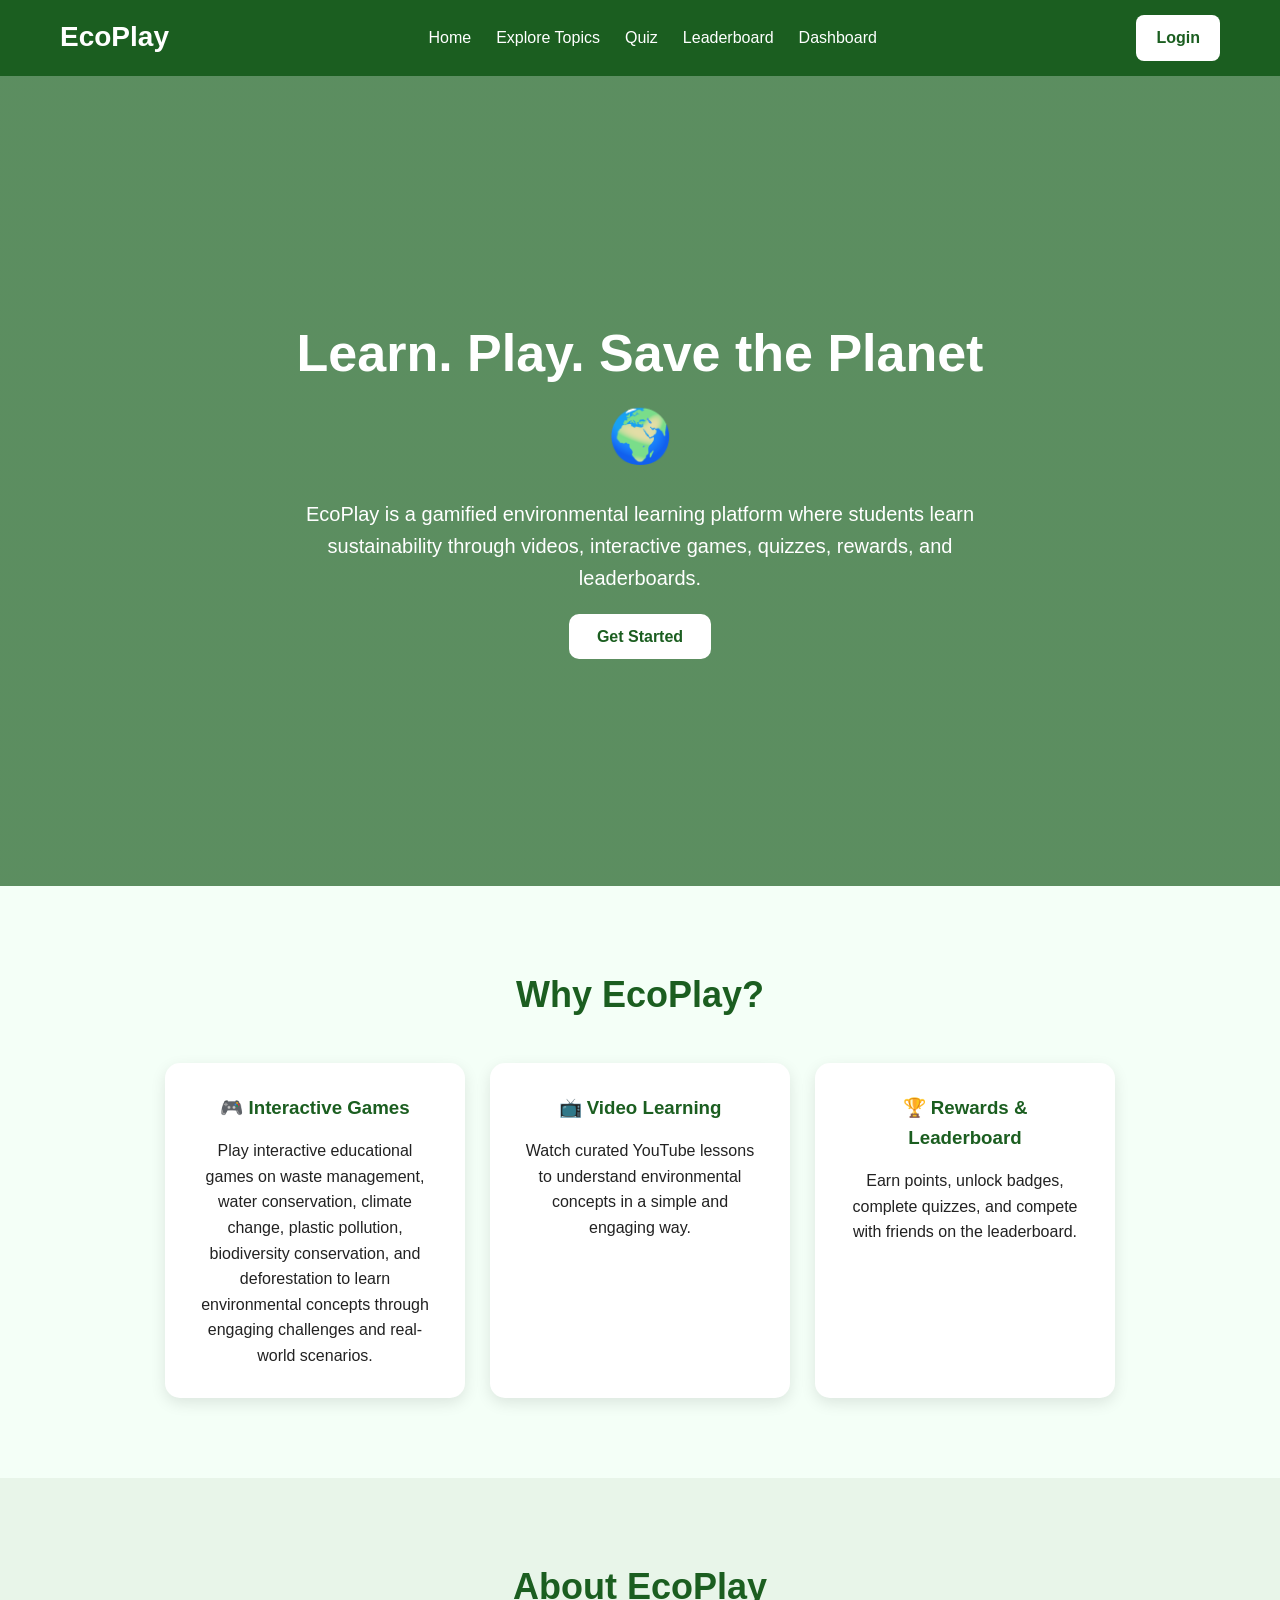
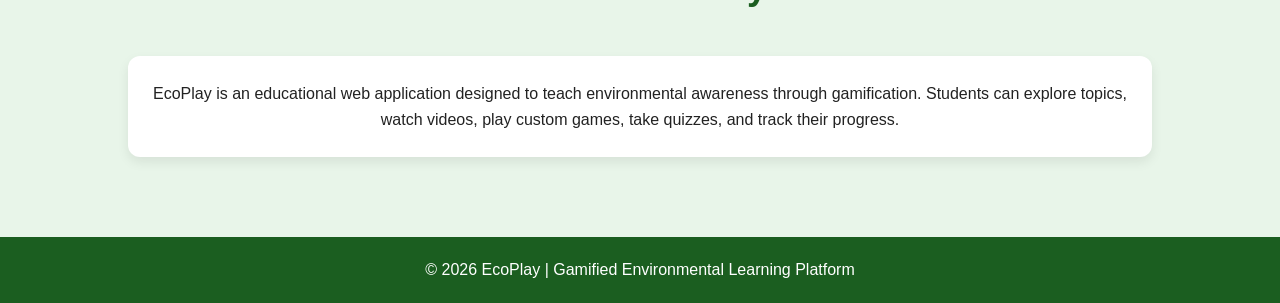
<file: index.html>
<!DOCTYPE html>
<html lang="en">
<head>
  <meta charset="UTF-8" />
  <meta name="viewport" content="width=device-width, initial-scale=1.0" />
  <title>EcoPlay - Gamified Environmental Learning</title>
  <link rel="stylesheet" href="style.css" />
</head>
<body>

  <!-- =========================
       NAVBAR
  ========================== -->
  <header>
    <nav class="navbar">
      <h2 class="logo">EcoPlay</h2>

      <ul class="nav-links">
        <li><a href="index.html">Home</a></li>
        <li><a href="topics.html">Explore Topics</a></li>
        <li><a href="quiz.html">Quiz</a></li>
        <li><a href="leaderboard.html">Leaderboard</a></li>
        <li><a href="dashboard.html">Dashboard</a></li>
      </ul>

      <a href="login.html" class="btn">Login</a>
    </nav>
  </header>

  <!-- =========================
       HERO SECTION
  ========================== -->
  <section class="hero">
    <div class="hero-content">
      <h1>Learn. Play. Save the Planet 🌍</h1>

      <p>
        EcoPlay is a gamified environmental learning platform where students
        learn sustainability through videos, interactive games, quizzes,
        rewards, and leaderboards.
      </p>

      <!-- Opens Topics Page -->
      <a href="topics.html" class="hero-btn">Get Started</a>
    </div>
  </section>

  <!-- =========================
       FEATURES SECTION
  ========================== -->
  <section class="features">
    <h2>Why EcoPlay?</h2>

    <div class="feature-container">

      <div class="card">
        <h3>🎮 Interactive Games</h3>
        <p>
          Play interactive educational games on waste management, water conservation,
           climate change, plastic pollution, biodiversity conservation, 
           and deforestation to learn environmental concepts through engaging challenges and real-world scenarios.
        </p>
      </div>

      <div class="card">
        <h3>📺 Video Learning</h3>
        <p>
          Watch curated YouTube lessons to understand environmental
          concepts in a simple and engaging way.
        </p>
      </div>

      <div class="card">
        <h3>🏆 Rewards & Leaderboard</h3>
        <p>
          Earn points, unlock badges, complete quizzes, and compete
          with friends on the leaderboard.
        </p>
      </div>

    </div>
  </section>

  <!-- =========================
       ABOUT SECTION
  ========================== -->
  <section class="topics">
    <h2>About EcoPlay</h2>

    <div class="topic-container">
      <div class="topic-card">
        EcoPlay is an educational web application designed to teach
        environmental awareness through gamification. Students can
        explore topics, watch videos, play custom games, take quizzes,
        and track their progress.
      </div>
    </div>
  </section>

  <!-- =========================
       FOOTER
  ========================== -->
  <footer>
    <p>© 2026 EcoPlay | Gamified Environmental Learning Platform</p>
  </footer>

</body>
</html>
</file>
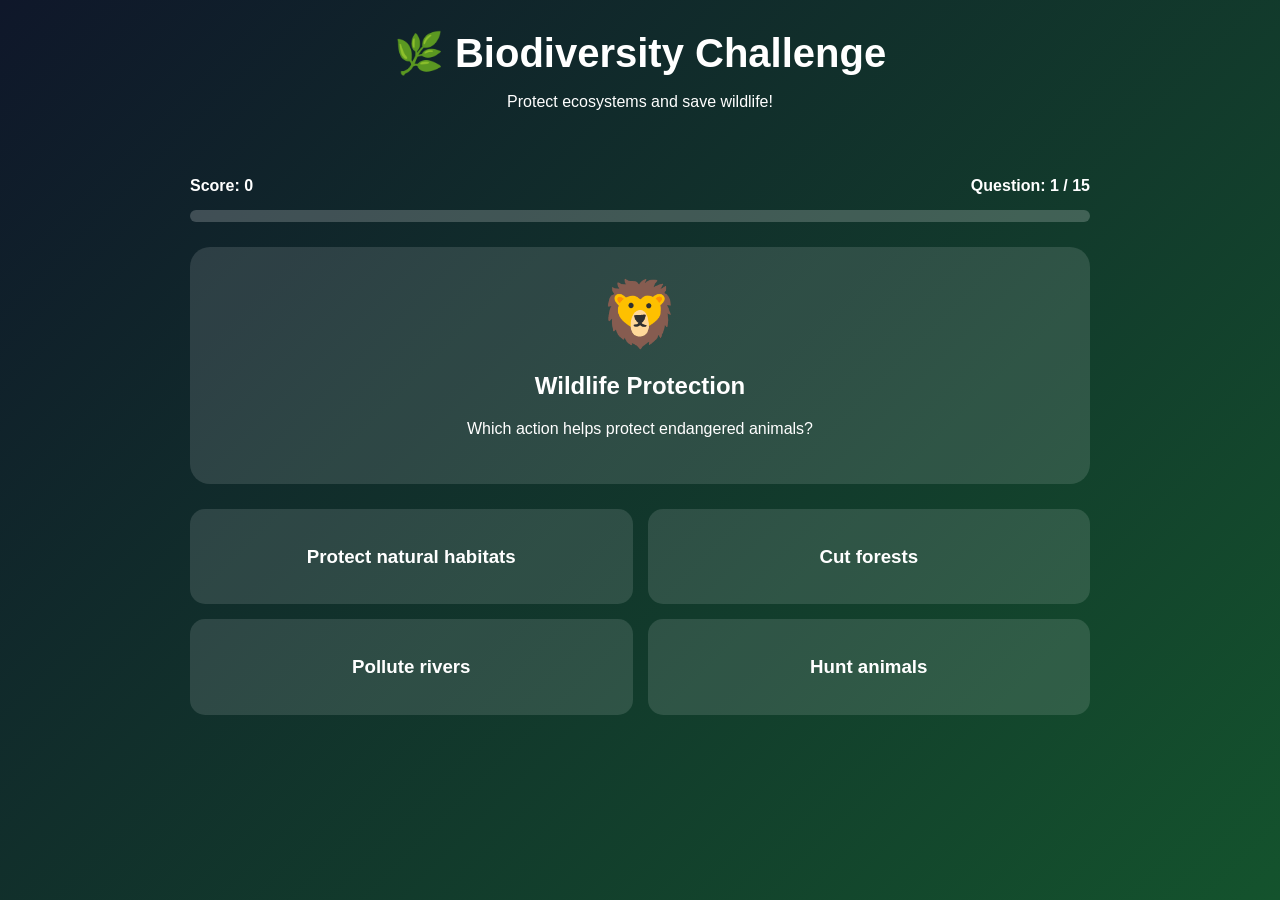
<file: biodiversity-game.html>
<!DOCTYPE html>
<html lang="en">
<head>
  <meta charset="UTF-8" />
  <meta name="viewport" content="width=device-width, initial-scale=1.0" />
  <title>Biodiversity Game - EcoPlay</title>
  <link rel="stylesheet" href="biodiversity-game.css" />
</head>
<body>

  <header class="game-header">
    <h1>🌿 Biodiversity Challenge</h1>
    <p>Protect ecosystems and save wildlife!</p>
  </header>

  <main class="game-container">
    <div class="stats">
      <div>Score: <span id="score">0</span></div>
      <div>Question: <span id="progress">1 / 15</span></div>
    </div>

    <div class="progress-bar">
      <div id="progress-bar-fill"></div>
    </div>

    <div class="scenario-card">
      <div class="icon" id="scenario-icon">🌿</div>
      <h2 id="question-title">Loading...</h2>
      <p id="question-description">Please wait...</p>
    </div>

    <div id="options-container" class="options-container"></div>

    <p id="feedback-message"></p>
  </main>

  <script src="biodiversity-game.js"></script>
</body>
</html>
</file>
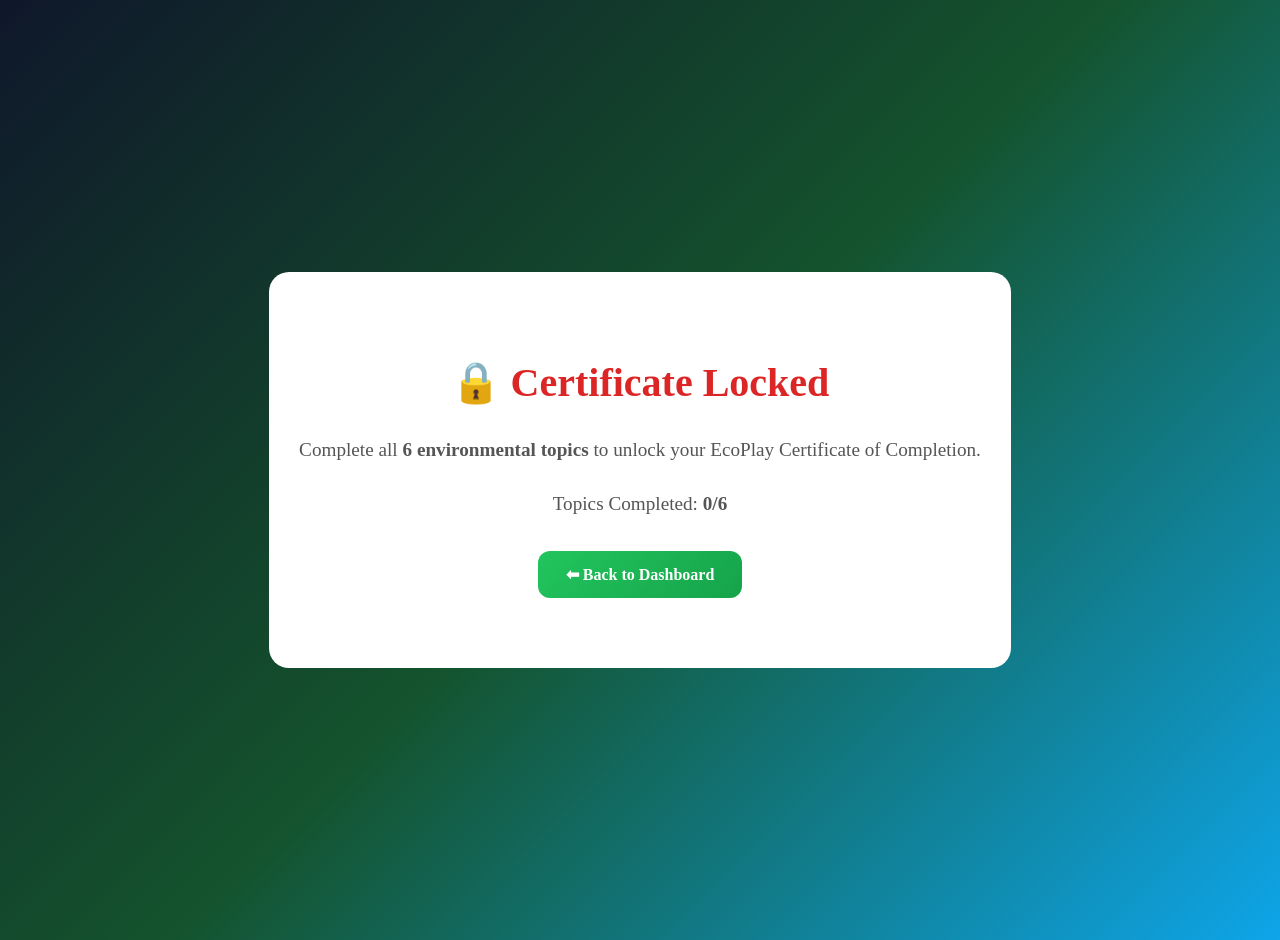
<file: certificate.html>
<!DOCTYPE html>
<html lang="en">
<head>
<meta charset="UTF-8">
<meta name="viewport" content="width=device-width, initial-scale=1.0">
<title>EcoPlay Certificate</title>

<style>
body {
    margin: 0;
    padding: 20px;
    font-family: 'Georgia', serif;
    background: linear-gradient(135deg, #0f172a, #14532d, #0ea5e9);
    display: flex;
    justify-content: center;
    align-items: center;
    min-height: 100vh;
}

.certificate-container {
    width: 100%;
    max-width: 1000px;
    background: white;
    border-radius: 20px;
    padding: 30px;
    box-shadow: 0 25px 60px rgba(0,0,0,0.35);
}

.certificate {
    border: 12px solid #16a34a;
    border-radius: 16px;
    padding: 60px 40px;
    text-align: center;
    position: relative;
    background: linear-gradient(to bottom, #ffffff, #f0fdf4);
}

.certificate::before {
    content: "🌍";
    position: absolute;
    top: 20px;
    left: 30px;
    font-size: 3rem;
}

.certificate::after {
    content: "🏆";
    position: absolute;
    top: 20px;
    right: 30px;
    font-size: 3rem;
}

.logo {
    font-size: 3rem;
    margin-bottom: 10px;
}

.platform {
    font-size: 1.5rem;
    font-weight: bold;
    color: #16a34a;
    letter-spacing: 2px;
}

.title {
    font-size: 3rem;
    font-weight: bold;
    color: #1e3a8a;
    margin: 25px 0 10px;
}

.subtitle {
    font-size: 1.3rem;
    color: #555;
    margin-bottom: 30px;
}

.student-name {
    font-size: 3rem;
    font-weight: bold;
    color: #14532d;
    border-bottom: 3px solid #16a34a;
    display: inline-block;
    padding: 0 20px 10px;
    margin: 20px 0;
}

.description {
    font-size: 1.2rem;
    color: #333;
    line-height: 1.8;
    max-width: 800px;
    margin: 30px auto;
}

.stats {
    margin: 30px 0;
    font-size: 1.1rem;
    color: #444;
}

.signature-section {
    display: flex;
    justify-content: space-between;
    margin-top: 60px;
    text-align: center;
}

.signature {
    width: 220px;
}

.signature-line {
    border-top: 2px solid #333;
    margin-bottom: 8px;
    padding-top: 8px;
    font-weight: bold;
}

.button-section {
    text-align: center;
    margin-top: 25px;
}

.btn {
    display: inline-block;
    margin: 10px;
    padding: 14px 28px;
    border: none;
    border-radius: 12px;
    background: linear-gradient(135deg, #22c55e, #16a34a);
    color: white;
    font-size: 1rem;
    font-weight: bold;
    cursor: pointer;
    text-decoration: none;
}

.btn:hover {
    opacity: 0.9;
}

.locked {
    background: white;
    padding: 60px 30px;
    border-radius: 20px;
    text-align: center;
    max-width: 700px;
}

.locked h1 {
    color: #dc2626;
    font-size: 2.5rem;
}

.locked p {
    font-size: 1.2rem;
    color: #555;
    line-height: 1.8;
}

@media print {
    body {
        background: white;
        padding: 0;
    }

    .button-section {
        display: none;
    }

    .certificate-container {
        box-shadow: none;
        border-radius: 0;
        max-width: 100%;
    }
}

@media (max-width: 768px) {
    .title {
        font-size: 2.2rem;
    }

    .student-name {
        font-size: 2rem;
    }

    .signature-section {
        flex-direction: column;
        gap: 30px;
        align-items: center;
    }
}
</style>
</head>
<body>

<div id="content"></div>

<script>
const username = localStorage.getItem('ecoUser') || 'Student';
const leaderboard = JSON.parse(localStorage.getItem('ecoLeaderboard')) || [];

// Get all unique topics completed by the current user
const userEntries = leaderboard.filter(entry => entry.name === username);
const completedTopics = new Set();

let totalPoints = 0;

userEntries.forEach(entry => {
    if (entry.topic) completedTopics.add(entry.topic);
    totalPoints += entry.score || 0;
});

const topicsCompleted = completedTopics.size;
const currentDate = new Date().toLocaleDateString('en-IN', {
    day: '2-digit',
    month: 'long',
    year: 'numeric'
});

const content = document.getElementById('content');

// Show certificate only after completing all 6 topics
if (topicsCompleted < 6) {
    content.innerHTML = `
        <div class="locked">
            <h1>🔒 Certificate Locked</h1>
            <p>
                Complete all <strong>6 environmental topics</strong> to unlock your
                EcoPlay Certificate of Completion.
            </p>
            <p>
                Topics Completed: <strong>${topicsCompleted}/6</strong>
            </p>
            <a href="dashboard.html" class="btn">⬅ Back to Dashboard</a>
        </div>
    `;
} else {
    content.innerHTML = `
        <div class="certificate-container">
            <div class="certificate">
                <div class="logo">🌍</div>
                <div class="platform">ECOPLAY</div>

                <div class="title">Certificate of Completion</div>

                <div class="subtitle">
                    This is proudly presented to
                </div>

                <div class="student-name">${username}</div>

                <div class="description">
                    for successfully completing all six environmental learning modules,
                    participating in educational games, and demonstrating outstanding
                    performance in quizzes and sustainability challenges.
                </div>

                <div class="stats">
                    <strong>Total Points Earned:</strong> ${totalPoints}<br>
                    <strong>Topics Completed:</strong> 6/6<br>
                    <strong>Date of Completion:</strong> ${currentDate}
                </div>

                <div class="signature-section">
                    <div class="signature">
                        <div class="signature-line">Project Guide</div>
                    </div>

                    <div class="signature">
                        <div class="signature-line">EcoPlay Platform</div>
                    </div>
                </div>
            </div>

            <div class="button-section">
                <button class="btn" onclick="window.print()">
                    🖨 Print / Save as PDF
                </button>

                <a href="dashboard.html" class="btn">
                    ⬅ Back to Dashboard
                </a>
            </div>
        </div>
    `;
}
</script>

</body>
</html>
</file>
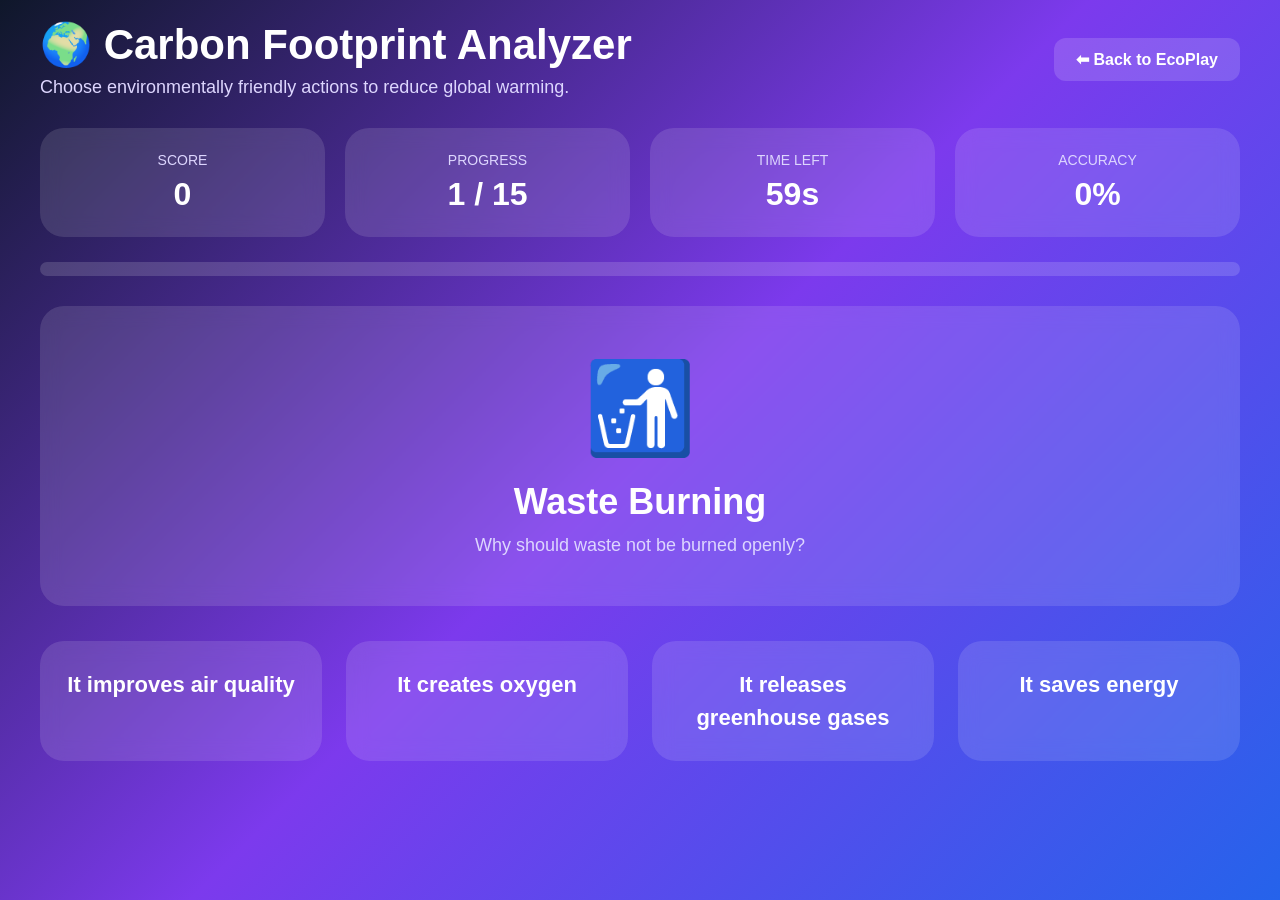
<file: climate-game.html>
<!DOCTYPE html>
<html lang="en">
<head>
  <meta charset="UTF-8" />
  <meta name="viewport" content="width=device-width, initial-scale=1.0" />
  <title>EcoPlay - Carbon Footprint Analyzer</title>
  <link rel="stylesheet" href="climate-game.css" />
</head>
<body>

  <!-- Header -->
  <header class="game-header">
    <div class="header-content">
      <h1>🌍 Carbon Footprint Analyzer</h1>
      <p>
        Choose environmentally friendly actions to reduce global warming.
      </p>
    </div>
    <a href="index.html" class="back-link">⬅ Back to EcoPlay</a>
  </header>

  <!-- Dashboard -->
  <section class="dashboard">
    <div class="stat-card">
      <span class="label">Score</span>
      <span id="score">0</span>
    </div>

    <div class="stat-card">
      <span class="label">Progress</span>
      <span id="progress">1 / 15</span>
    </div>

    <div class="stat-card">
      <span class="label">Time Left</span>
      <span id="timer">60s</span>
    </div>

    <div class="stat-card">
      <span class="label">Accuracy</span>
      <span id="accuracy">0%</span>
    </div>
  </section>

  <!-- Progress Bar -->
  <div class="progress-wrapper">
    <div id="progress-bar"></div>
  </div>

  <!-- Scenario Card -->
  <section class="item-section">
    <div class="item-card">
      <div id="scenario-icon" class="item-emoji">🏭</div>
      <h2 id="scenario-title">Transportation Choice</h2>
      <p id="scenario-description">
        Which option produces fewer greenhouse gas emissions?
      </p>
    </div>
  </section>

  <!-- Options -->
  <section class="bins-container" id="options-container">
    <!-- Generated by climate-game.js -->
  </section>

  <!-- Feedback -->
  <section class="feedback-section">
    <div id="feedback-message"></div>
  </section>

  <!-- Final Result Modal -->
  <div id="result-modal" class="modal hidden">
    <div class="modal-content">
      <h2>🏆 Analysis Completed</h2>
      <p id="final-badge"></p>
      <p id="final-score"></p>
      <p id="final-accuracy"></p>

      <button onclick="restartGame()" class="primary-btn">
        🔄 Play Again
      </button>

      <a href="index.html" class="secondary-btn">
        ⬅ Return to EcoPlay
      </a>
    </div>
  </div>

  <script src="climate-game.js"></script>
</body>
</html>
</file>
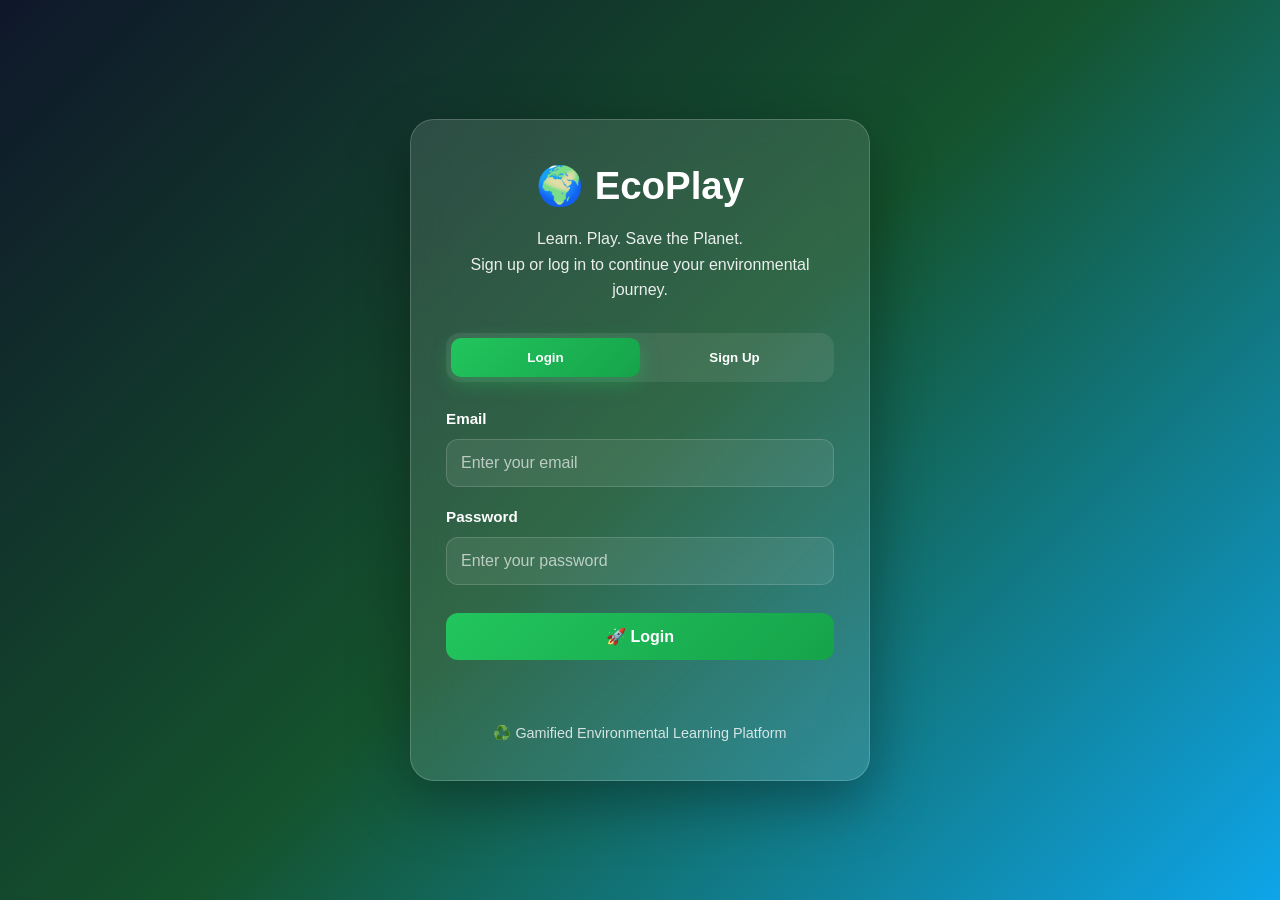
<file: dashboard.html>
<!DOCTYPE html>
<html lang="en">
<head>
  <meta charset="UTF-8" />
  <meta name="viewport" content="width=device-width, initial-scale=1.0" />
  <title>EcoPlay - Student Dashboard</title>
  <link rel="stylesheet" href="style.css" />
  <style>
    body {
      margin: 0;
      font-family: 'Segoe UI', Arial, sans-serif;
      background: linear-gradient(135deg, #0f172a, #14532d, #0ea5e9);
      color: white;
      min-height: 100vh;
    }

    .navbar {
      display: flex;
      justify-content: space-between;
      align-items: center;
      padding: 20px 40px;
      background: rgba(255, 255, 255, 0.08);
      backdrop-filter: blur(12px);
      position: sticky;
      top: 0;
      z-index: 100;
    }

    .logo {
      font-size: 1.8rem;
      font-weight: bold;
    }

    .nav-links {
      display: flex;
      list-style: none;
      gap: 25px;
      margin: 0;
      padding: 0;
    }

    .nav-links a {
      color: white;
      text-decoration: none;
      font-weight: 600;
    }

    .nav-links a:hover {
      color: #86efac;
    }

    .btn {
      background: linear-gradient(135deg, #22c55e, #16a34a);
      color: white;
      padding: 10px 18px;
      border-radius: 10px;
      text-decoration: none;
      font-weight: bold;
    }

    .dashboard {
      max-width: 1200px;
      margin: auto;
      padding: 40px 20px;
    }

    .welcome {
      text-align: center;
      margin-bottom: 35px;
    }

    .welcome h1 {
      margin: 0;
      font-size: 2.8rem;
    }

    .welcome p {
      opacity: 0.9;
      font-size: 1.1rem;
    }

    .stats-grid {
      display: grid;
      grid-template-columns: repeat(auto-fit, minmax(220px, 1fr));
      gap: 20px;
      margin-bottom: 35px;
    }

    .card {
      background: rgba(255, 255, 255, 0.12);
      backdrop-filter: blur(12px);
      border-radius: 20px;
      padding: 25px;
      text-align: center;
      box-shadow: 0 10px 30px rgba(0,0,0,0.25);
    }

    .card h3 {
      margin: 0 0 10px;
      font-size: 1rem;
      opacity: 0.85;
    }

    .card .value {
      font-size: 2rem;
      font-weight: bold;
      color: #86efac;
    }

    .badge-card {
      margin-bottom: 35px;
    }

    .badge {
      font-size: 2rem;
      margin-bottom: 10px;
    }

    .actions {
      display: grid;
      grid-template-columns: repeat(auto-fit, minmax(220px, 1fr));
      gap: 20px;
    }

    .action-btn {
      display: block;
      padding: 18px;
      border-radius: 16px;
      text-decoration: none;
      color: white;
      font-weight: bold;
      text-align: center;
      background: rgba(255, 255, 255, 0.12);
      transition: 0.3s;
    }

    .action-btn:hover {
      transform: translateY(-4px);
      background: rgba(34, 197, 94, 0.25);
    }

    @media (max-width: 768px) {
      .navbar {
        flex-direction: column;
        gap: 15px;
        padding: 20px;
      }

      .nav-links {
        flex-wrap: wrap;
        justify-content: center;
        gap: 15px;
      }

      .welcome h1 {
        font-size: 2.1rem;
      }
    }
  </style>
</head>
<body>

<header>
  <nav class="navbar">
    <h2 class="logo">🌍 EcoPlay</h2>

    <ul class="nav-links">
      <li><a href="index.html">Home</a></li>
      <li><a href="topics.html">Explore Topics</a></li>
      <li><a href="quiz.html">Quiz</a></li>
      <li><a href="leaderboard.html">Leaderboard</a></li>
      <li><a href="dashboard.html">Dashboard</a></li>
    </ul>

    <a href="#" class="btn" onclick="logout()">Logout</a>
  </nav>
</header>

<section class="dashboard">
  <div class="welcome">
    <h1 id="welcomeText">Welcome, Student 🌱</h1>
    <p>Track your environmental learning progress and achievements.</p>
  </div>

  <div class="stats-grid">
    <div class="card">
      <h3>🏆 Total Points</h3>
      <div class="value" id="totalPoints">0</div>
    </div>

    <div class="card">
      <h3>📝 Quiz Attempts</h3>
      <div class="value" id="attempts">0</div>
    </div>

    <div class="card">
      <h3>📚 Topics Completed</h3>
      <div class="value" id="topicsCompleted">0/6</div>
    </div>

    <div class="card">
      <h3>🥇 Current Rank</h3>
      <div class="value" id="rank">#1</div>
    </div>
  </div>

  <div class="card badge-card">
    <div class="badge" id="badgeEmoji">🌱</div>
    <h2 id="badgeTitle">Eco Beginner</h2>
    <p>Keep learning to unlock advanced achievements.</p>
  </div>

  <div class="actions">
    <a href="topics.html" class="action-btn">🌍 Explore Topics</a>
    <a href="quiz.html" class="action-btn">📝 Take Quiz</a>
    <a href="leaderboard.html" class="action-btn">🏆 View Leaderboard</a>
    <a href="index.html" class="action-btn">🏠 Back to Home</a>
    <a href="certificate.html" class="action-btn">📜 View Certificate</a>
  </div>
</section>

<script>
  // Redirect to login if not authenticated
  const username = localStorage.getItem('ecoUser');
  if (!username) {
    window.location.href = 'login.html';
  }

  const leaderboard =
    JSON.parse(localStorage.getItem('ecoLeaderboard')) || [];

  // Welcome text
  document.getElementById('welcomeText').textContent =
    `Welcome, ${username} 🌱`;

  // Filter current user's entries
  const userEntries =
    leaderboard.filter(entry => entry.name === username);

  // Total points and attempts
  let totalPoints = 0;
  const topics = new Set();

  userEntries.forEach(entry => {
    totalPoints += entry.score || 0;
    if (entry.topic) topics.add(entry.topic);
  });

  document.getElementById('totalPoints').textContent = totalPoints;
  document.getElementById('attempts').textContent = userEntries.length;
  document.getElementById('topicsCompleted').textContent =
    `${topics.size}/6`;

  // Rank (based on highest single score entry)
  const sorted = [...leaderboard].sort((a, b) => b.score - a.score);
  const rankIndex =
    sorted.findIndex(entry => entry.name === username);

  document.getElementById('rank').textContent =
    rankIndex >= 0 ? `#${rankIndex + 1}` : 'Unranked';

  // Badge logic
  let badgeEmoji = '🌱';
  let badgeTitle = 'Eco Beginner';

  if (totalPoints >= 80) {
    badgeEmoji = '🏆';
    badgeTitle = 'Eco Champion';
  } else if (totalPoints >= 50) {
    badgeEmoji = '🌍';
    badgeTitle = 'Green Hero';
  } else if (totalPoints >= 20) {
    badgeEmoji = '♻️';
    badgeTitle = 'Eco Learner';
  }

  document.getElementById('badgeEmoji').textContent = badgeEmoji;
  document.getElementById('badgeTitle').textContent = badgeTitle;

  // Logout
  function logout() {
    localStorage.removeItem('ecoUser');
    localStorage.removeItem('ecoUserEmail');
    window.location.href = 'login.html';
  }
</script>

</body>
</html>
</file>
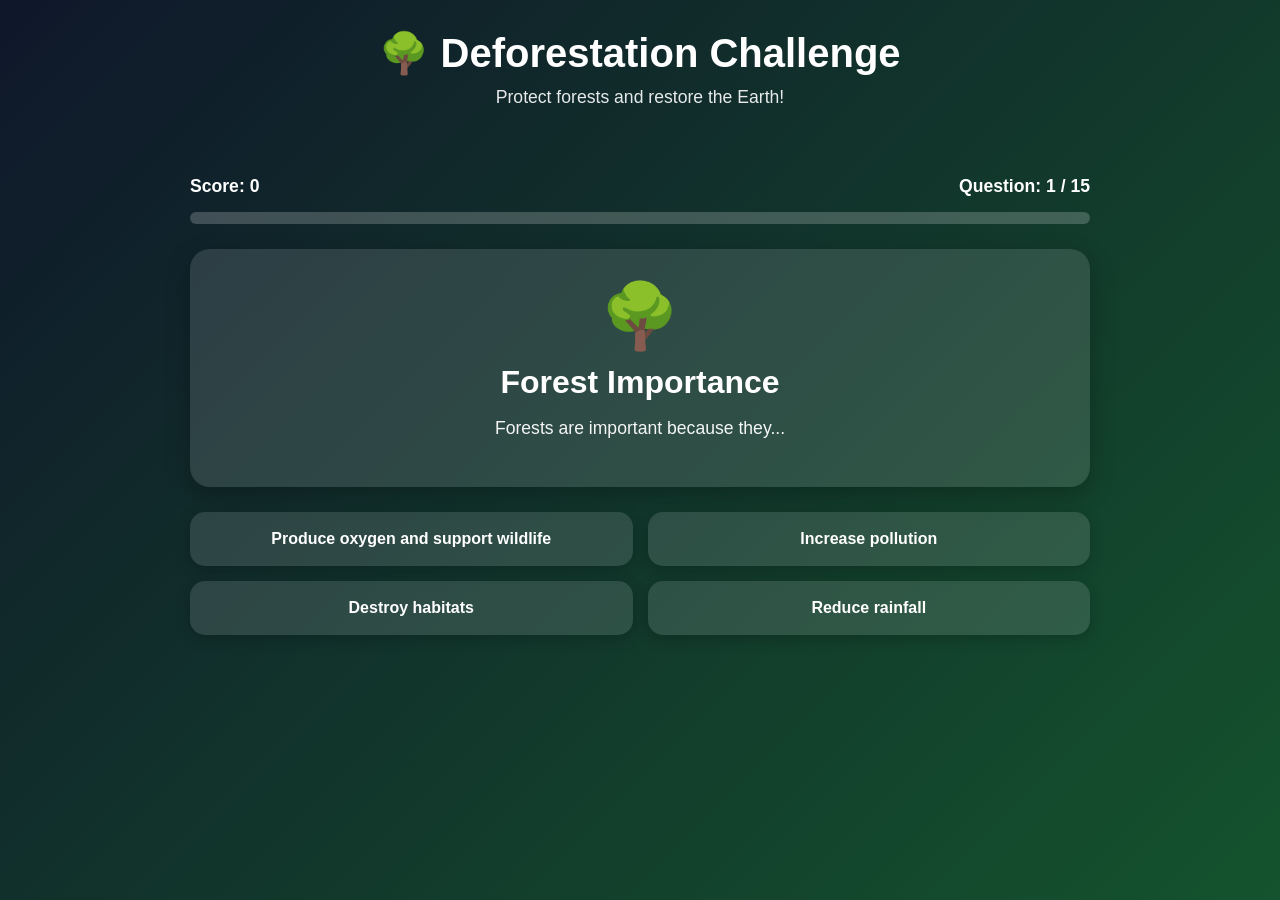
<file: deforestation-game.html>
<!DOCTYPE html>
<html lang="en">
<head>
  <meta charset="UTF-8" />
  <meta name="viewport" content="width=device-width, initial-scale=1.0" />
  <title>Deforestation Game - EcoPlay</title>
  <link rel="stylesheet" href="deforestation-game.css" />
</head>
<body>

  <header class="game-header">
    <h1>🌳 Deforestation Challenge</h1>
    <p>Protect forests and restore the Earth!</p>
  </header>

  <main class="game-container">
    <div class="stats">
      <div>Score: <span id="score">0</span></div>
      <div>Question: <span id="progress">1 / 15</span></div>
    </div>

    <div class="progress-bar">
      <div id="progress-bar-fill"></div>
    </div>

    <div class="scenario-card">
      <div class="icon" id="scenario-icon">🌳</div>
      <h2 id="question-title">Loading...</h2>
      <p id="question-description">Please wait...</p>
    </div>

    <div id="options-container" class="options-container"></div>

    <p id="feedback-message"></p>
  </main>

  <script src="deforestation-game.js"></script>
</body>
</html>
</file>
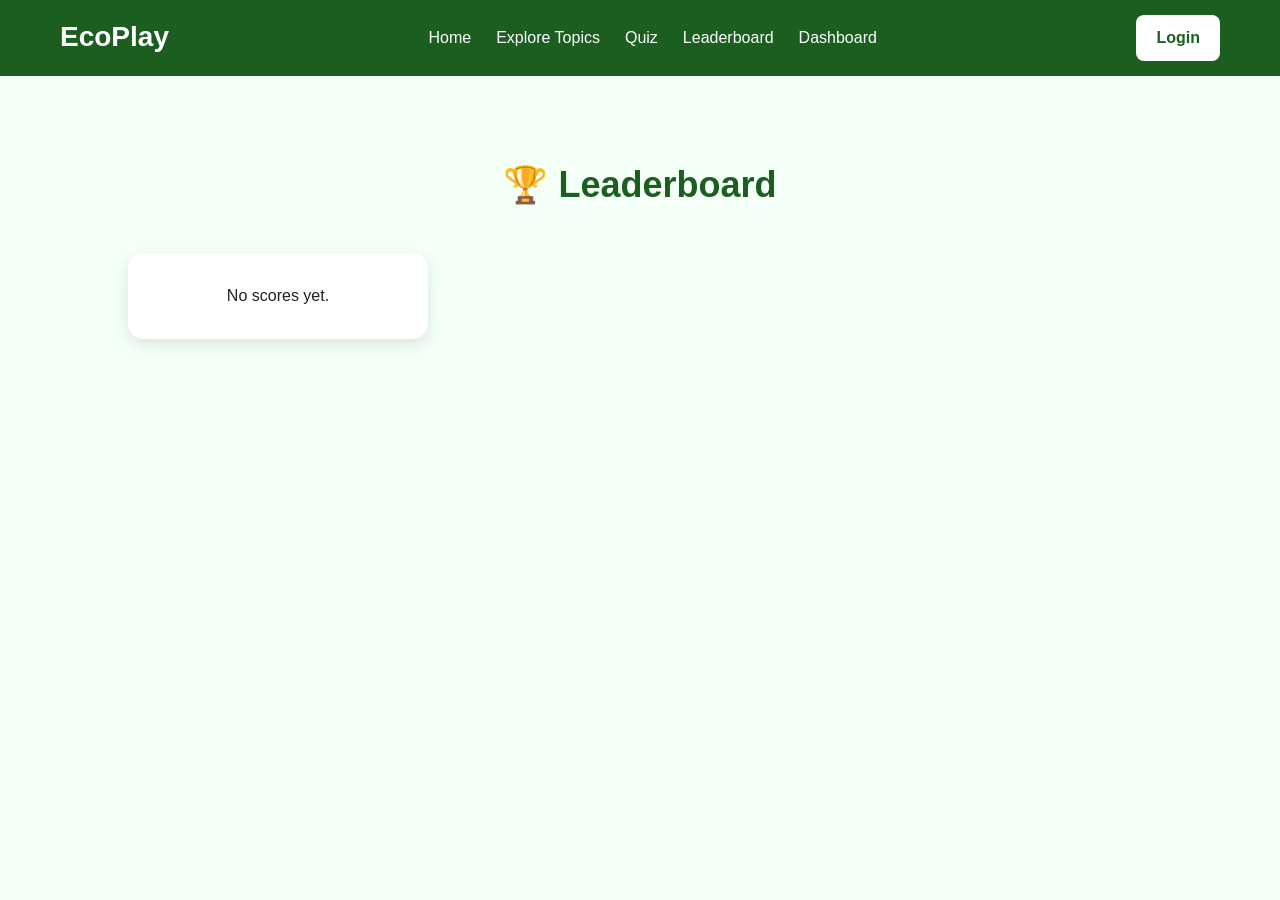
<file: leaderboard.html>
<!DOCTYPE html>
<html lang="en">
<head>
  <meta charset="UTF-8" />
  <meta name="viewport" content="width=device-width, initial-scale=1.0" />
  <title>EcoPlay - Leaderboard</title>
  <link rel="stylesheet" href="style.css" />
</head>
<body>

  <header>
    <nav class="navbar">
      <h2 class="logo">EcoPlay</h2>

      <ul class="nav-links">
        <li><a href="index.html">Home</a></li>
        <li><a href="topics.html">Explore Topics</a></li>
        <li><a href="quiz.html">Quiz</a></li>
        <li><a href="leaderboard.html">Leaderboard</a></li>
        <li><a href="dashboard.html">Dashboard</a></li>
      </ul>

      <a href="login.html" class="btn">Login</a>
    </nav>
  </header>

  <section class="features">
    <h2>🏆 Leaderboard</h2>
    <div id="leaderboard-list" class="card"></div>
  </section>

  <script src="script.js"></script>
</body>
</html>
</file>
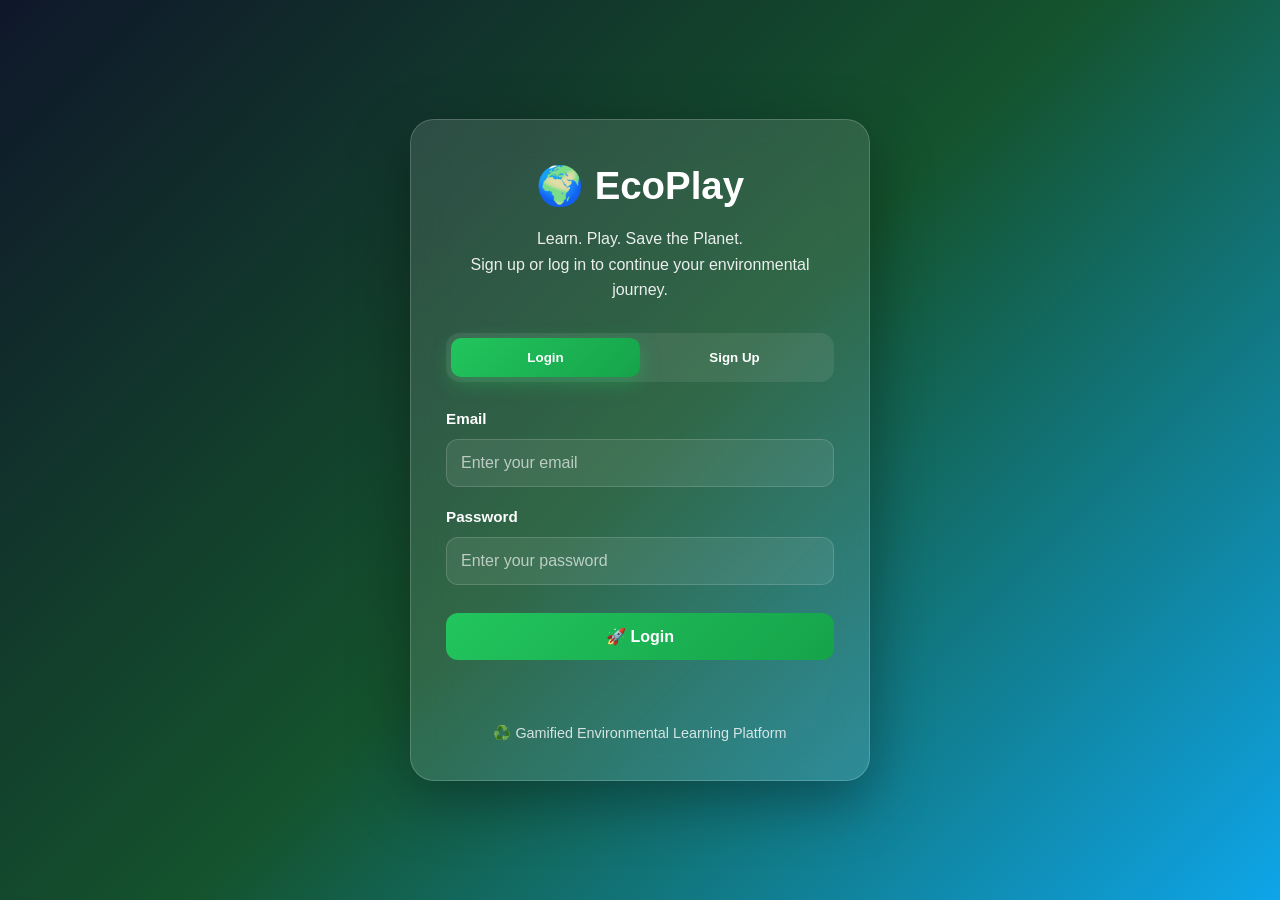
<file: login.html>
<!DOCTYPE html>
<html lang="en">
<head>
  <meta charset="UTF-8" />
  <meta name="viewport" content="width=device-width, initial-scale=1.0" />
  <title>EcoPlay - Login & Signup</title>
  <link rel="stylesheet" href="style.css" />
  <style>
    body {
      margin: 0;
      font-family: 'Segoe UI', Arial, sans-serif;
      min-height: 100vh;
      background: linear-gradient(135deg, #0f172a, #14532d, #0ea5e9);
      display: flex;
      justify-content: center;
      align-items: center;
      padding: 20px;
    }

    .auth-container {
      width: 100%;
      max-width: 460px;
      background: rgba(255, 255, 255, 0.12);
      backdrop-filter: blur(18px);
      -webkit-backdrop-filter: blur(18px);
      border: 1px solid rgba(255, 255, 255, 0.18);
      border-radius: 24px;
      padding: 35px;
      box-shadow: 0 20px 60px rgba(0, 0, 0, 0.35);
      color: white;
    }

    .logo {
      text-align: center;
      font-size: 2.4rem;
      margin-bottom: 10px;
    }

    .subtitle {
      text-align: center;
      opacity: 0.9;
      margin-bottom: 30px;
      line-height: 1.6;
    }

    .tabs {
      display: flex;
      background: rgba(255, 255, 255, 0.08);
      border-radius: 14px;
      padding: 5px;
      margin-bottom: 25px;
    }

    .tab {
      flex: 1;
      padding: 12px;
      border: none;
      border-radius: 10px;
      background: transparent;
      color: white;
      cursor: pointer;
      font-weight: 600;
      transition: 0.3s;
    }

    .tab.active {
      background: linear-gradient(135deg, #22c55e, #16a34a);
      box-shadow: 0 6px 20px rgba(34, 197, 94, 0.35);
    }

    .input-group {
      margin-bottom: 18px;
    }

    .input-group label {
      display: block;
      margin-bottom: 8px;
      font-weight: 600;
      font-size: 0.95rem;
    }

    .input-group input {
      width: 100%;
      box-sizing: border-box;
      padding: 14px;
      border-radius: 12px;
      border: 1px solid rgba(255, 255, 255, 0.15);
      background: rgba(255, 255, 255, 0.08);
      color: white;
      outline: none;
      font-size: 1rem;
    }

    .input-group input::placeholder {
      color: rgba(255, 255, 255, 0.65);
    }

    .auth-btn {
      width: 100%;
      padding: 14px;
      border: none;
      border-radius: 12px;
      background: linear-gradient(135deg, #22c55e, #16a34a);
      color: white;
      font-size: 1rem;
      font-weight: bold;
      cursor: pointer;
      transition: 0.3s;
      margin-top: 10px;
    }

    .auth-btn:hover {
      transform: translateY(-2px);
      box-shadow: 0 10px 25px rgba(34, 197, 94, 0.35);
    }

    .message {
      text-align: center;
      margin-top: 18px;
      font-weight: 600;
      min-height: 24px;
    }

    .footer-text {
      text-align: center;
      margin-top: 20px;
      opacity: 0.8;
      font-size: 0.9rem;
    }

    .hidden {
      display: none;
    }
  </style>
</head>
<body>

<div class="auth-container">
  <div class="logo">🌍 EcoPlay</div>
  <p class="subtitle">
    Learn. Play. Save the Planet.<br>
    Sign up or log in to continue your environmental journey.
  </p>

  <div class="tabs">
    <button class="tab active" onclick="switchTab('login')">Login</button>
    <button class="tab" onclick="switchTab('signup')">Sign Up</button>
  </div>

  <!-- Login Form -->
  <div id="loginForm">
    <div class="input-group">
      <label>Email</label>
      <input type="email" id="loginEmail" placeholder="Enter your email" />
    </div>

    <div class="input-group">
      <label>Password</label>
      <input type="password" id="loginPassword" placeholder="Enter your password" />
    </div>

    <button class="auth-btn" onclick="login()">🚀 Login</button>
  </div>

  <!-- Signup Form -->
  <div id="signupForm" class="hidden">
    <div class="input-group">
      <label>Full Name</label>
      <input type="text" id="signupName" placeholder="Enter your full name" />
    </div>

    <div class="input-group">
      <label>Email</label>
      <input type="email" id="signupEmail" placeholder="Enter your email" />
    </div>

    <div class="input-group">
      <label>Password</label>
      <input type="password" id="signupPassword" placeholder="Create a password" />
    </div>

    <button class="auth-btn" onclick="signup()">✨ Create Account</button>
  </div>

  <div id="message" class="message"></div>

  <p class="footer-text">
    ♻️ Gamified Environmental Learning Platform
  </p>
</div>

<script>
  const tabs = document.querySelectorAll('.tab');
  const loginForm = document.getElementById('loginForm');
  const signupForm = document.getElementById('signupForm');
  const message = document.getElementById('message');

  function switchTab(mode) {
    tabs.forEach(tab => tab.classList.remove('active'));

    if (mode === 'login') {
      tabs[0].classList.add('active');
      loginForm.classList.remove('hidden');
      signupForm.classList.add('hidden');
    } else {
      tabs[1].classList.add('active');
      signupForm.classList.remove('hidden');
      loginForm.classList.add('hidden');
    }

    message.textContent = '';
    message.style.color = 'white';
  }

  function signup() {
    const name = document.getElementById('signupName').value.trim();
    const email = document.getElementById('signupEmail').value.trim();
    const password = document.getElementById('signupPassword').value.trim();

    if (!name || !email || !password) {
      showMessage('Please fill all fields.', '#fca5a5');
      return;
    }

    const users = JSON.parse(localStorage.getItem('ecoUsers')) || [];

    const existingUser = users.find(user => user.email === email);
    if (existingUser) {
      showMessage('Account already exists. Please log in.', '#fbbf24');
      return;
    }

    users.push({ name, email, password });
    localStorage.setItem('ecoUsers', JSON.stringify(users));

    showMessage('Account created successfully! Please log in.', '#86efac');

    document.getElementById('signupName').value = '';
    document.getElementById('signupEmail').value = '';
    document.getElementById('signupPassword').value = '';

    setTimeout(() => switchTab('login'), 1500);
  }

  function login() {
    const email = document.getElementById('loginEmail').value.trim();
    const password = document.getElementById('loginPassword').value.trim();

    if (!email || !password) {
      showMessage('Please enter email and password.', '#fca5a5');
      return;
    }

    const users = JSON.parse(localStorage.getItem('ecoUsers')) || [];

    const user = users.find(
      u => u.email === email && u.password === password
    );

    if (!user) {
      showMessage('Invalid email or password.', '#fca5a5');
      return;
    }

    localStorage.setItem('ecoUser', user.name);
    localStorage.setItem('ecoUserEmail', user.email);

    showMessage('Login successful! Redirecting...', '#86efac');

    setTimeout(() => {
      window.location.href = 'dashboard.html';
    }, 1000);
  }

  function showMessage(text, color) {
    message.textContent = text;
    message.style.color = color;
  }
</script>

</body>
</html>
</file>
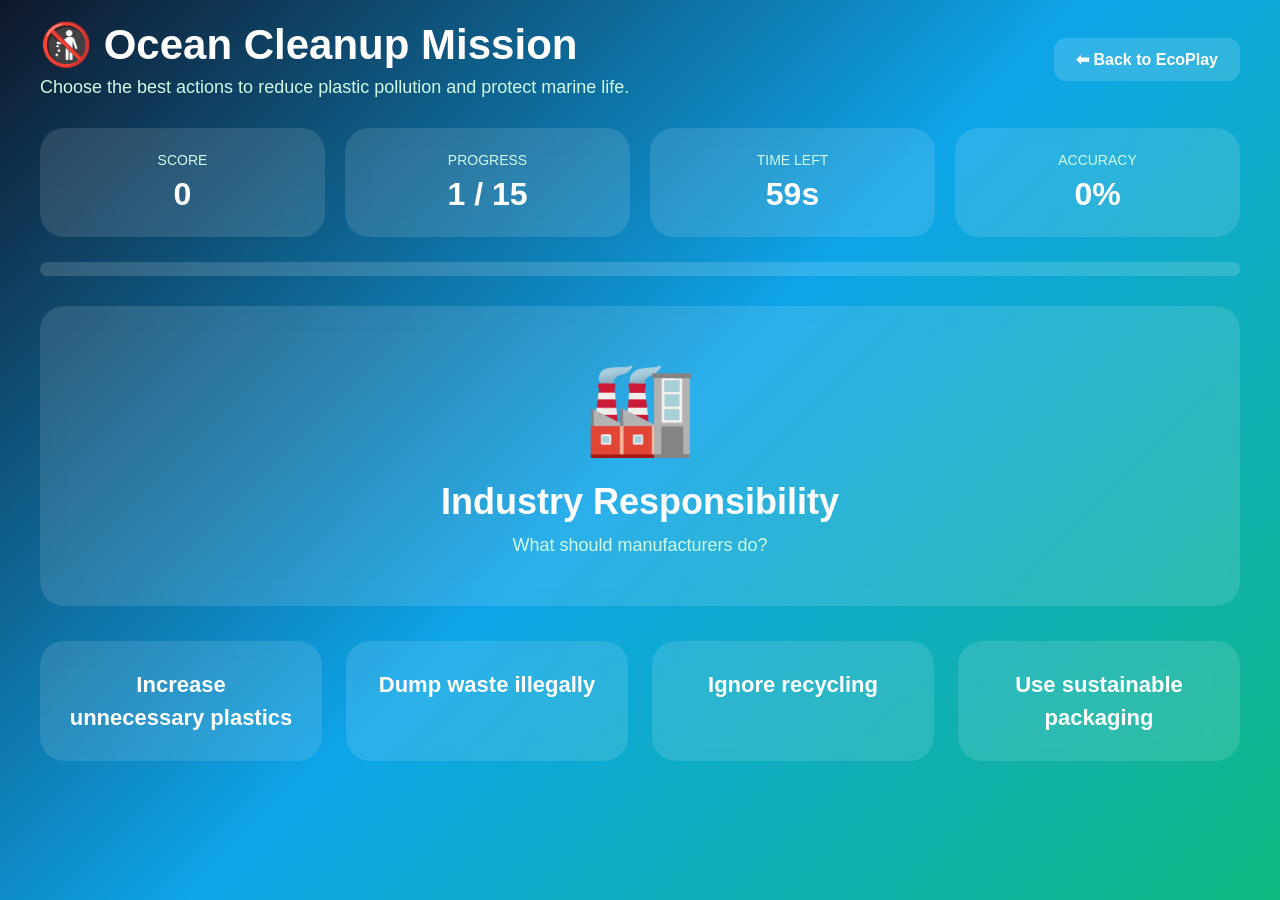
<file: plastic-game.html>
<!DOCTYPE html>
<html lang="en">
<head>
  <meta charset="UTF-8" />
  <meta name="viewport" content="width=device-width, initial-scale=1.0" />
  <title>EcoPlay - Ocean Cleanup Mission</title>
  <link rel="stylesheet" href="plastic-game.css" />
</head>
<body>

  <!-- Header -->
  <header class="game-header">
    <div class="header-content">
      <h1>🚯 Ocean Cleanup Mission</h1>
      <p>
        Choose the best actions to reduce plastic pollution and protect marine life.
      </p>
    </div>
    <a href="index.html" class="back-link">⬅ Back to EcoPlay</a>
  </header>

  <!-- Dashboard -->
  <section class="dashboard">
    <div class="stat-card">
      <span class="label">Score</span>
      <span id="score">0</span>
    </div>

    <div class="stat-card">
      <span class="label">Progress</span>
      <span id="progress">1 / 15</span>
    </div>

    <div class="stat-card">
      <span class="label">Time Left</span>
      <span id="timer">60s</span>
    </div>

    <div class="stat-card">
      <span class="label">Accuracy</span>
      <span id="accuracy">0%</span>
    </div>
  </section>

  <!-- Progress Bar -->
  <div class="progress-wrapper">
    <div id="progress-bar"></div>
  </div>

  <!-- Scenario Card -->
  <section class="item-section">
    <div class="item-card">
      <div id="scenario-icon" class="item-emoji">🌊</div>
      <h2 id="scenario-title">Plastic Bottle Usage</h2>
      <p id="scenario-description">
        What is the best alternative to single-use plastic bottles?
      </p>
    </div>
  </section>

  <!-- Options -->
  <section class="bins-container" id="options-container">
    <!-- Generated by plastic-game.js -->
  </section>

  <!-- Feedback -->
  <section class="feedback-section">
    <div id="feedback-message"></div>
  </section>

  <!-- Final Result Modal -->
  <div id="result-modal" class="modal hidden">
    <div class="modal-content">
      <h2>🏆 Mission Completed</h2>
      <p id="final-badge"></p>
      <p id="final-score"></p>
      <p id="final-accuracy"></p>

      <button onclick="restartGame()" class="primary-btn">
        🔄 Play Again
      </button>

      <a href="index.html" class="secondary-btn">
        ⬅ Return to EcoPlay
      </a>
    </div>
  </div>

  <script src="plastic-game.js"></script>
</body>
</html>
</file>
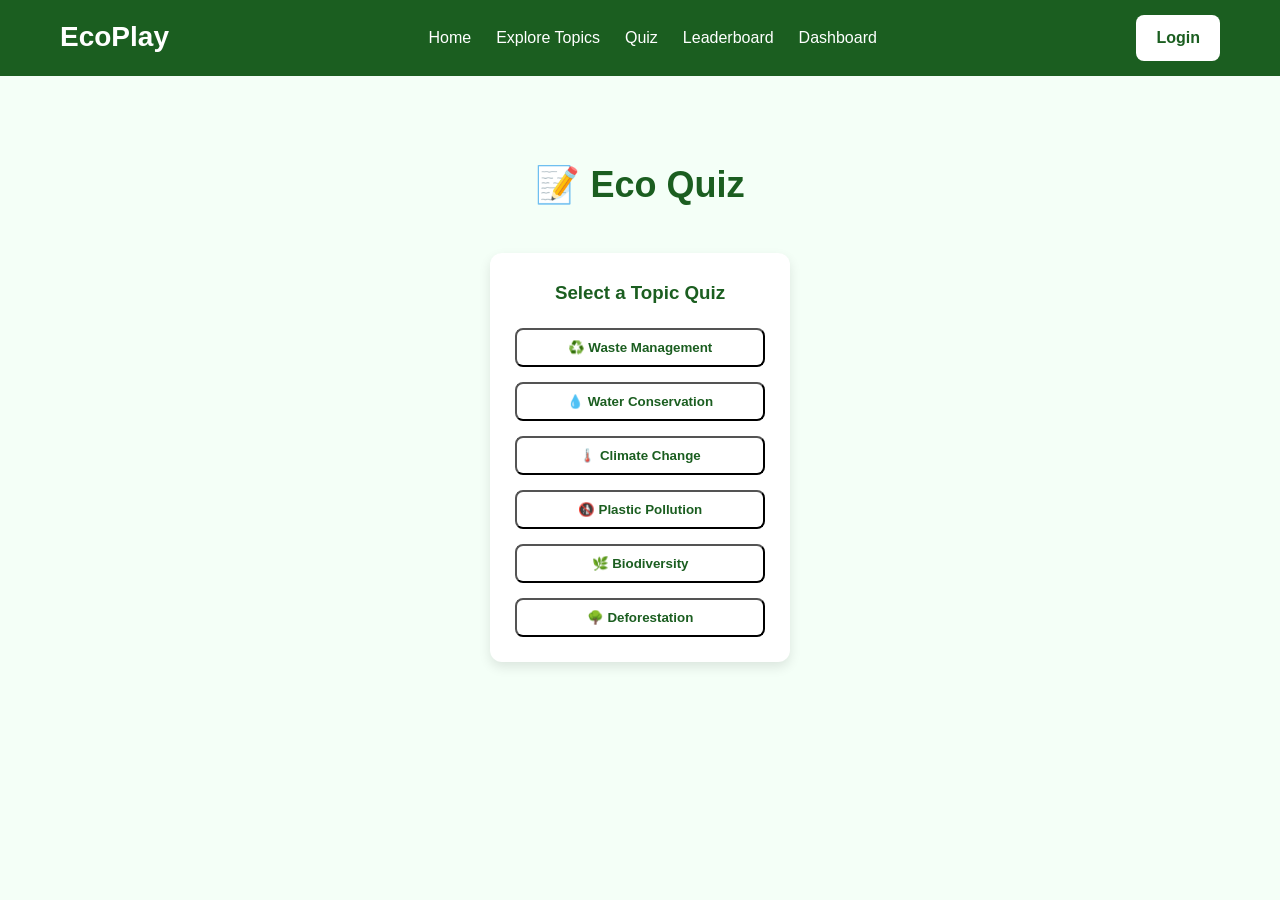
<file: quiz.html>
<!DOCTYPE html>
<html lang="en">
<head>
  <meta charset="UTF-8" />
  <meta name="viewport" content="width=device-width, initial-scale=1.0" />
  <title>EcoPlay - Quiz</title>
  <link rel="stylesheet" href="style.css" />
</head>
<body>

  <header>
    <nav class="navbar">
      <h2 class="logo">EcoPlay</h2>

      <ul class="nav-links">
        <li><a href="index.html">Home</a></li>
        <li><a href="topics.html">Explore Topics</a></li>
        <li><a href="quiz.html">Quiz</a></li>
        <li><a href="leaderboard.html">Leaderboard</a></li>
        <li><a href="dashboard.html">Dashboard</a></li>
      </ul>

      <a href="login.html" class="btn">Login</a>
    </nav>
  </header>

  <section class="features">
    <h2>📝 Eco Quiz</h2>
    <div id="quiz-box" class="card"></div>
  </section>

  <!-- Load quiz logic -->
  <script src="quiz.js"></script>
</body>
</html>
</file>
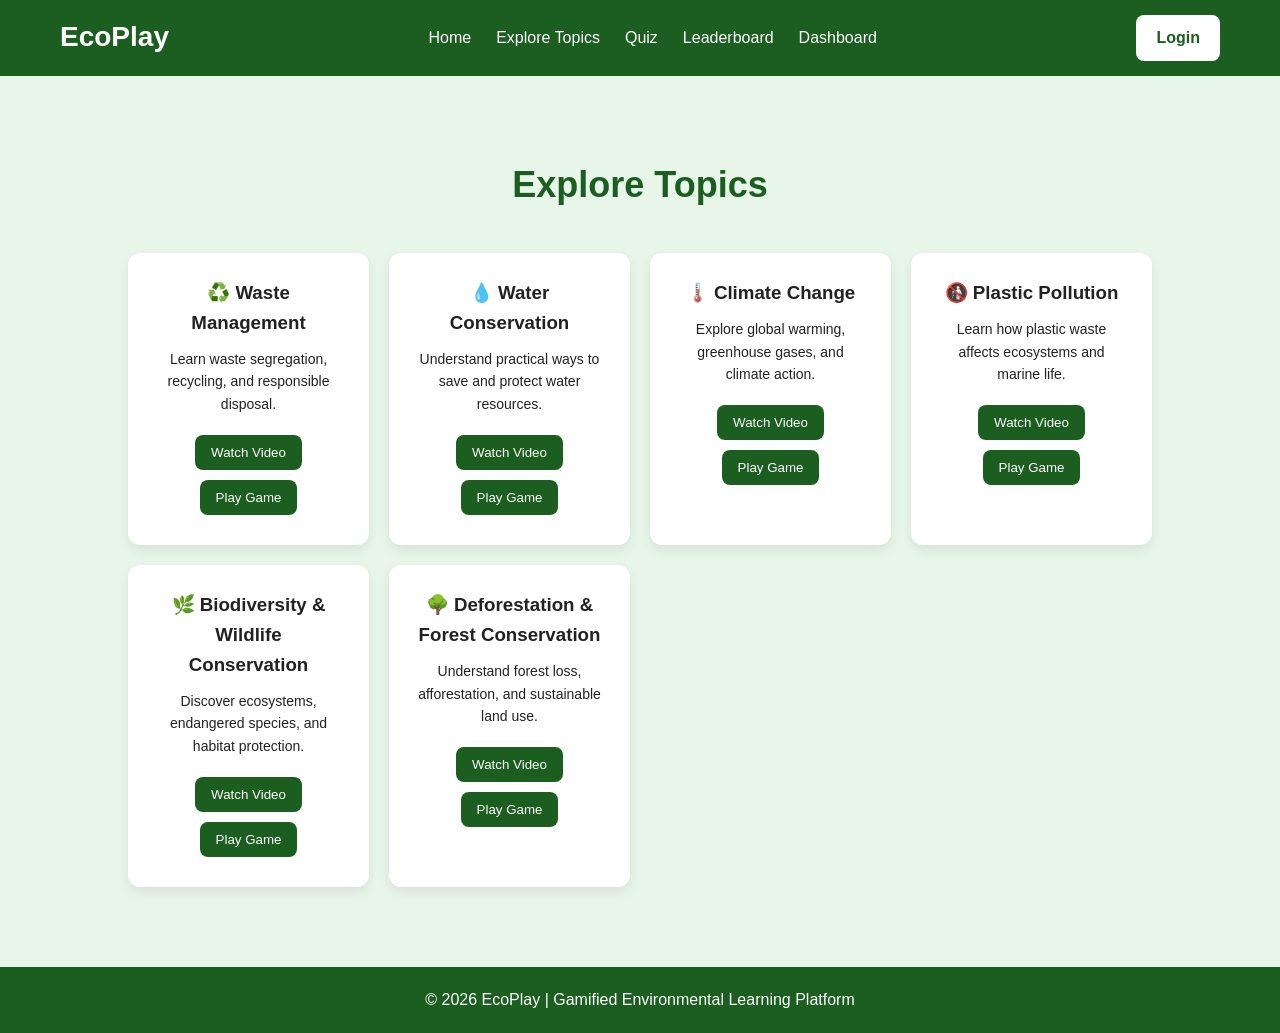
<file: topics.html>
<!DOCTYPE html>
<html lang="en">
<head>
  <meta charset="UTF-8" />
  <meta name="viewport" content="width=device-width, initial-scale=1.0" />
  <title>EcoPlay - Explore Topics</title>
  <link rel="stylesheet" href="style.css" />
</head>
<body>

  <header>
    <nav class="navbar">
      <h2 class="logo">EcoPlay</h2>

      <ul class="nav-links">
        <li><a href="index.html">Home</a></li>
        <li><a href="topics.html">Explore Topics</a></li>
        <li><a href="quiz.html">Quiz</a></li>
        <li><a href="leaderboard.html">Leaderboard</a></li>
        <li><a href="dashboard.html">Dashboard</a></li>
      </ul>

      <a href="login.html" class="btn">Login</a>
    </nav>
  </header>

  <section class="topics">
    <h2>Explore Topics</h2>

    <div class="topic-container">

  <!-- 1. Waste Management -->
  <div class="topic-card">
    <h3>♻️ Waste Management</h3>
    <p>Learn waste segregation, recycling, and responsible disposal.</p>
    <button onclick="openVideo(0)">Watch Video</button>
    <button onclick="openGame(0)">Play Game</button>
    

  </div>

  <!-- 2. Water Conservation -->
  <div class="topic-card">
    <h3>💧 Water Conservation</h3>
    <p>Understand practical ways to save and protect water resources.</p>
    <button onclick="openVideo(1)">Watch Video</button>
    <button onclick="openGame(1)">Play Game</button>
    
  </div>

  <!-- 3. Climate Change -->
  <div class="topic-card">
    <h3>🌡️ Climate Change</h3>
    <p>Explore global warming, greenhouse gases, and climate action.</p>
    <button onclick="openVideo(2)">Watch Video</button>
    <button onclick="openGame(2)">Play Game</button>
   
  </div>

  <!-- 4. Plastic Pollution -->
  <div class="topic-card">
    <h3>🚯 Plastic Pollution</h3>
    <p>Learn how plastic waste affects ecosystems and marine life.</p>
    <button onclick="openVideo(3)">Watch Video</button>
    <button onclick="openGame(3)">Play Game</button>
   
  </div>

  <!-- 5. Biodiversity and Wildlife Conservation -->
  <div class="topic-card">
    <h3>🌿 Biodiversity & Wildlife Conservation</h3>
    <p>Discover ecosystems, endangered species, and habitat protection.</p>
    <button onclick="openVideo(4)">Watch Video</button>
    <button onclick="openGame(4)">Play Game</button>

    
  </div>

  <!-- 6. Deforestation and Forest Conservation -->
  <div class="topic-card">
    <h3>🌳 Deforestation & Forest Conservation</h3>
    <p>Understand forest loss, afforestation, and sustainable land use.</p>
    <button onclick="openVideo(5)">Watch Video</button>
    <button onclick="openGame(5)">Play Game</button>
   
  </div>

</div>
<!-- Add these lines at the very bottom of your topics.html -->

  </section>

  <footer>
    <p>© 2026 EcoPlay | Gamified Environmental Learning Platform</p>
  </footer>

  <!-- IMPORTANT: This line makes Watch Video and Play Game work -->
  <script src="script.js"></script>

</body>
</html>
</file>
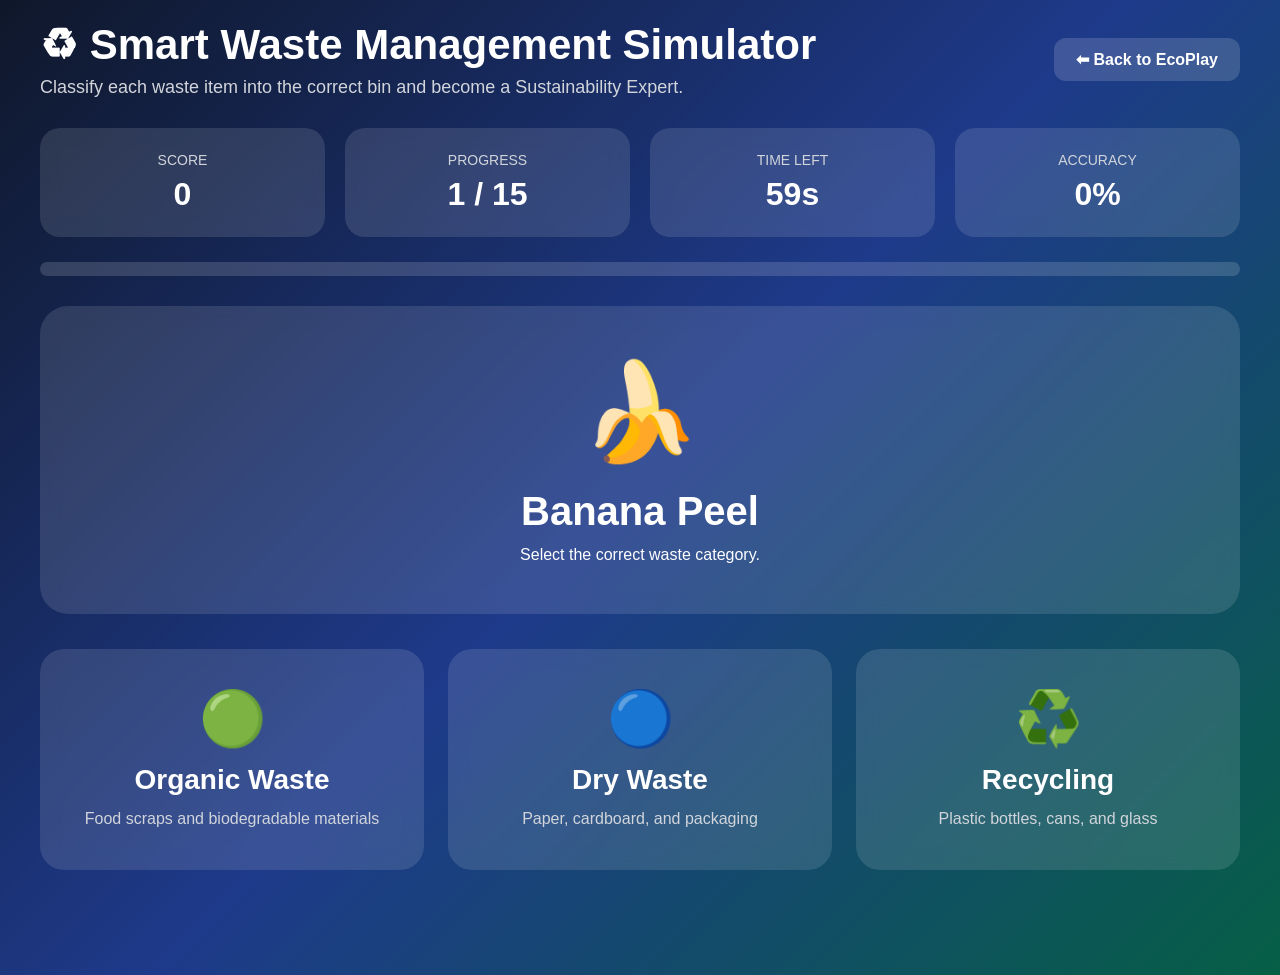
<file: waste-game.html>
<!DOCTYPE html>
<html lang="en">
<head>
  <meta charset="UTF-8" />
  <meta name="viewport" content="width=device-width, initial-scale=1.0" />
  <title>EcoPlay - Smart Waste Management Simulator</title>
  <link rel="stylesheet" href="waste-game.css" />
</head>
<body>

  <header class="game-header">
    <div class="header-content">
      <h1>♻ Smart Waste Management Simulator</h1>
      <p>Classify each waste item into the correct bin and become a Sustainability Expert.</p>
    </div>
    <a href="index.html" class="back-link">⬅ Back to EcoPlay</a>
  </header>

  <section class="dashboard">
    <div class="stat-card">
      <span class="label">Score</span>
      <span id="score">0</span>
    </div>

    <div class="stat-card">
      <span class="label">Progress</span>
      <span id="progress">1 / 15</span>
    </div>

    <div class="stat-card">
      <span class="label">Time Left</span>
      <span id="timer">60s</span>
    </div>

    <div class="stat-card">
      <span class="label">Accuracy</span>
      <span id="accuracy">0%</span>
    </div>
  </section>

  <div class="progress-wrapper">
    <div id="progress-bar"></div>
  </div>

  <section class="item-section">
    <div class="item-card">
      <div id="item-emoji" class="item-emoji">🧴</div>
      <h2 id="item-name">Plastic Bottle</h2>
      <p>Select the correct waste category.</p>
    </div>
  </section>

  <section class="bins-container">
    <div class="bin wet-bin" data-type="wet">
      <div class="bin-icon">🟢</div>
      <h3>Organic Waste</h3>
      <p>Food scraps and biodegradable materials</p>
    </div>

    <div class="bin dry-bin" data-type="dry">
      <div class="bin-icon">🔵</div>
      <h3>Dry Waste</h3>
      <p>Paper, cardboard, and packaging</p>
    </div>

    <div class="bin recycle-bin" data-type="recycle">
      <div class="bin-icon">♻️</div>
      <h3>Recycling</h3>
      <p>Plastic bottles, cans, and glass</p>
    </div>
  </section>

  <section class="feedback-section">
    <div id="feedback-message"></div>
  </section>

  <div id="result-modal" class="modal hidden">
    <div class="modal-content">
      <h2>🏆 Simulation Completed</h2>
      <p id="final-badge"></p>
      <p id="final-score"></p>
      <p id="final-accuracy"></p>

      <button onclick="restartGame()" class="primary-btn">
        🔄 Play Again
      </button>

      <a href="index.html" class="secondary-btn">
        ⬅ Return to EcoPlay
      </a>
    </div>
  </div>

  <script src="waste-game.js"></script>
</body>
</html>
</file>
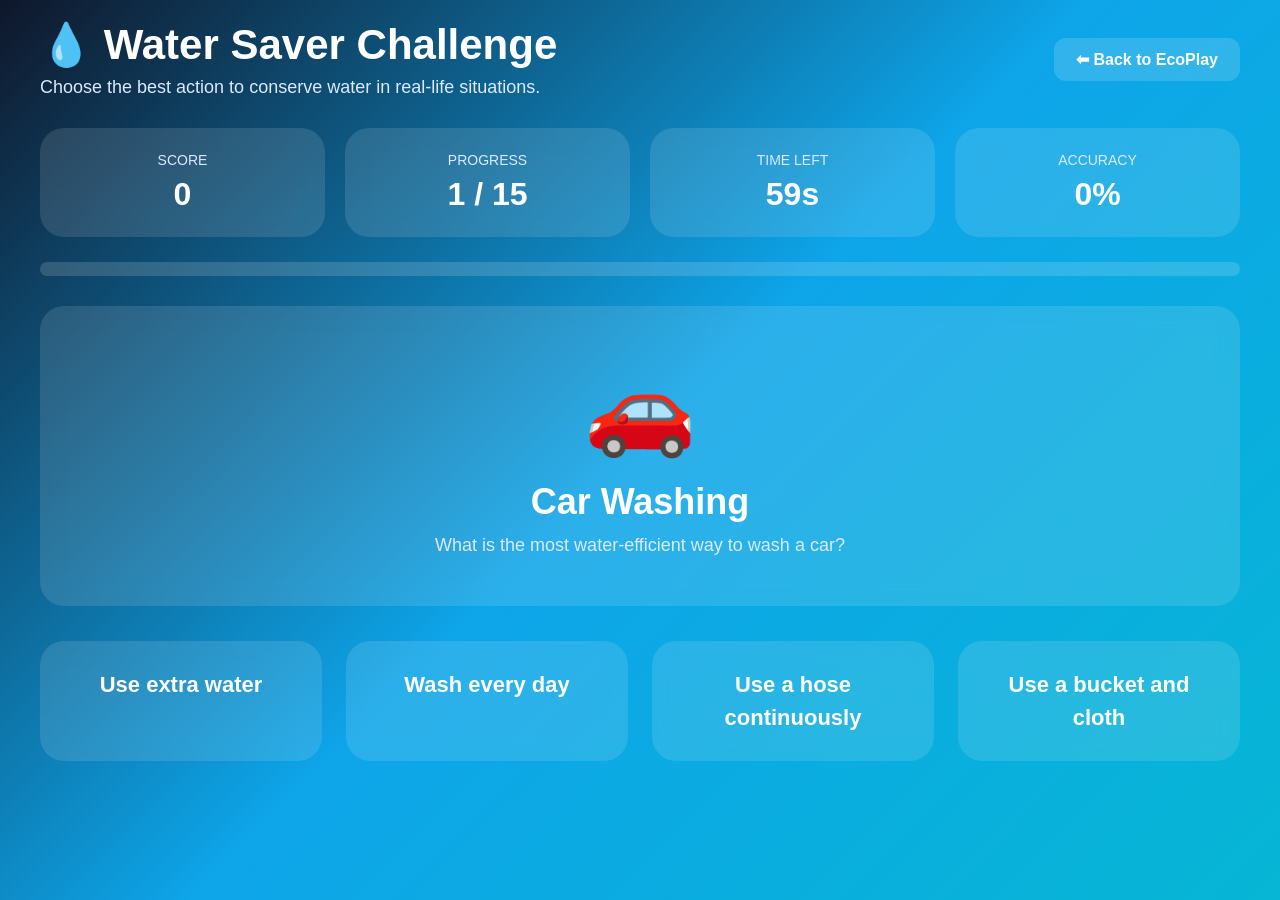
<file: water-game.html>
<!DOCTYPE html>
<html lang="en">
<head>
  <meta charset="UTF-8" />
  <meta name="viewport" content="width=device-width, initial-scale=1.0" />
  <title>EcoPlay - Water Saver Challenge</title>
  <link rel="stylesheet" href="water-game.css" />
</head>
<body>

  <!-- Header -->
  <header class="game-header">
    <div class="header-content">
      <h1>💧 Water Saver Challenge</h1>
      <p>
        Choose the best action to conserve water in real-life situations.
      </p>
    </div>
    <a href="index.html" class="back-link">⬅ Back to EcoPlay</a>
  </header>

  <!-- Dashboard -->
  <section class="dashboard">
    <div class="stat-card">
      <span class="label">Score</span>
      <span id="score">0</span>
    </div>

    <div class="stat-card">
      <span class="label">Progress</span>
      <span id="progress">1 / 15</span>
    </div>

    <div class="stat-card">
      <span class="label">Time Left</span>
      <span id="timer">60s</span>
    </div>

    <div class="stat-card">
      <span class="label">Accuracy</span>
      <span id="accuracy">0%</span>
    </div>
  </section>

  <!-- Progress Bar -->
  <div class="progress-wrapper">
    <div id="progress-bar"></div>
  </div>

  <!-- Scenario Card -->
  <section class="item-section">
    <div class="item-card">
      <div id="scenario-icon" class="item-emoji">🚰</div>
      <h2 id="scenario-title">Leaking Tap</h2>
      <p id="scenario-description">
        What is the best action to save water?
      </p>
    </div>
  </section>

  <!-- Options -->
  <section class="bins-container" id="options-container">
    <!-- Options are generated by water-game.js -->
  </section>

  <!-- Feedback -->
  <section class="feedback-section">
    <div id="feedback-message"></div>
  </section>

  <!-- Final Result Modal -->
  <div id="result-modal" class="modal hidden">
    <div class="modal-content">
      <h2>🏆 Challenge Completed</h2>
      <p id="final-badge"></p>
      <p id="final-score"></p>
      <p id="final-accuracy"></p>

      <button onclick="restartGame()" class="primary-btn">
        🔄 Play Again
      </button>

      <a href="index.html" class="secondary-btn">
        ⬅ Return to EcoPlay
      </a>
    </div>
  </div>

  <script src="water-game.js"></script>
</body>
</html>
</file>
<file: style.css>
/* Reset */
* {
  margin: 0;
  padding: 0;
  box-sizing: border-box;
  font-family: Arial, sans-serif;
}

body {
  background: #f4fff7;
  color: #222;
  line-height: 1.6;
}

/* Navbar */
.navbar {
  display: flex;
  justify-content: space-between;
  align-items: center;
  background: #1b5e20;
  padding: 15px 60px;
}

.logo {
  color: white;
  font-size: 28px;
  font-weight: bold;
}

.nav-links {
  list-style: none;
  display: flex;
  gap: 25px;
}

.nav-links li a {
  color: white;
  text-decoration: none;
  font-size: 16px;
  transition: 0.3s;
}

.nav-links li a:hover {
  color: #c8e6c9;
}

.btn {
  background: white;
  color: #1b5e20;
  padding: 10px 20px;
  text-decoration: none;
  border-radius: 8px;
  font-weight: bold;
}

.btn:hover {
  background: #c8e6c9;
}

/* Hero */
.hero {
  height: 90vh;
  background: linear-gradient(rgba(27, 94, 32, 0.7), rgba(27, 94, 32, 0.7)),
              url('https://images.unsplash.com/photo-1441974231531-c6227db76b6e?auto=format&fit=crop&w=1400&q=80') center/cover;
  display: flex;
  justify-content: center;
  align-items: center;
  text-align: center;
  color: white;
  padding: 20px;
}

.hero-content {
  max-width: 700px;
}

.hero h1 {
  font-size: 52px;
  margin-bottom: 20px;
}

.hero p {
  font-size: 20px;
  margin-bottom: 30px;
}

.hero-btn {
  background: #fff;
  color: #1b5e20;
  padding: 14px 28px;
  text-decoration: none;
  border-radius: 10px;
  font-weight: bold;
  transition: 0.3s;
}

.hero-btn:hover {
  background: #c8e6c9;
}

/* Features */
.features {
  padding: 80px 10%;
  text-align: center;
}

.features h2 {
  font-size: 36px;
  margin-bottom: 40px;
  color: #1b5e20;
}

.feature-container {
  display: flex;
  justify-content: center;
  gap: 25px;
  flex-wrap: wrap;
}

.card {
  background: white;
  padding: 30px;
  width: 300px;
  border-radius: 15px;
  box-shadow: 0 5px 15px rgba(0,0,0,0.1);
  transition: 0.3s;
}

.card:hover {
  transform: translateY(-8px);
}

.card h3 {
  margin-bottom: 15px;
  color: #1b5e20;
}

/* Topics */
.topics {
  padding: 80px 10%;
  background: #e8f5e9;
  text-align: center;
}

.topics h2 {
  font-size: 36px;
  margin-bottom: 40px;
  color: #1b5e20;
}

.topic-container {
  display: grid;
  grid-template-columns: repeat(auto-fit, minmax(220px, 1fr));
  gap: 20px;
}

.topic-card {
  background: white;
  padding: 25px;
  border-radius: 12px;
  box-shadow: 0 5px 12px rgba(0,0,0,0.08);
  transition: 0.3s;
}

.topic-card:hover {
  transform: scale(1.05);
  background: #c8e6c9;
}

.topic-card h3 {
  margin-bottom: 10px;
}

.topic-card p {
  font-size: 14px;
  margin-bottom: 15px;
}

/* Buttons */
.topic-card button,
.quiz-btn {
  margin: 5px;
  padding: 10px 16px;
  border: none;
  background: #1b5e20;
  color: white;
  border-radius: 8px;
  cursor: pointer;
  transition: 0.3s;
}

.topic-card button:hover,
.quiz-btn:hover {
  background: #388e3c;
}

/* Quiz */
.quiz-section {
  padding: 80px 10%;
  text-align: center;
  background: #f1f8e9;
}

.quiz-section h2 {
  font-size: 36px;
  margin-bottom: 30px;
  color: #1b5e20;
}

#quiz-box {
  max-width: 600px;
  margin: auto;
  background: white;
  padding: 25px;
  border-radius: 12px;
  box-shadow: 0 5px 12px rgba(0,0,0,0.1);
}

#quiz-box h3 {
  margin-bottom: 20px;
}

/* Leaderboard */
.leaderboard {
  padding: 80px 10%;
  text-align: center;
}

.leaderboard h2 {
  font-size: 36px;
  margin-bottom: 30px;
  color: #1b5e20;
}

.leaderboard-box {
  max-width: 500px;
  margin: auto;
  background: white;
  padding: 25px;
  border-radius: 12px;
  box-shadow: 0 5px 12px rgba(0,0,0,0.1);
}

.leaderboard-box p {
  margin: 10px 0;
  font-size: 18px;
}

/* Login Page */
.login-page {
  height: 100vh;
  display: flex;
  justify-content: center;
  align-items: center;
  background: linear-gradient(rgba(27, 94, 32, 0.8), rgba(27, 94, 32, 0.8)),
              url('https://images.unsplash.com/photo-1501004318641-b39e6451bec6?auto=format&fit=crop&w=1400&q=80') center/cover;
}

.login-box {
  background: white;
  padding: 40px;
  width: 350px;
  border-radius: 15px;
  text-align: center;
  box-shadow: 0 5px 20px rgba(0,0,0,0.2);
}

.login-box h2 {
  color: #1b5e20;
  margin-bottom: 10px;
}

.login-box p {
  margin-bottom: 20px;
}

.login-box input {
  width: 100%;
  padding: 12px;
  margin: 10px 0;
  border: 1px solid #ccc;
  border-radius: 8px;
}

.login-box button {
  width: 100%;
  padding: 12px;
  border: none;
  background: #1b5e20;
  color: white;
  border-radius: 8px;
  cursor: pointer;
}

.login-box button:hover {
  background: #388e3c;
}

.signup-text a {
  color: #1b5e20;
  font-weight: bold;
  text-decoration: none;
}

/* Footer */
footer {
  background: #1b5e20;
  color: white;
  text-align: center;
  padding: 20px;
}
</file>
<file: biodiversity-game.css>
body {
  margin: 0;
  font-family: Arial, sans-serif;
  background: linear-gradient(135deg, #0f172a, #14532d);
  color: white;
  min-height: 100vh;
}

.game-header {
  text-align: center;
  padding: 30px 20px;
}

.game-header h1 {
  margin: 0;
  font-size: 2.5rem;
}

.game-container {
  max-width: 900px;
  margin: auto;
  padding: 20px;
}

.stats {
  display: flex;
  justify-content: space-between;
  margin-bottom: 15px;
  font-weight: bold;
}

.progress-bar {
  width: 100%;
  height: 12px;
  background: rgba(255, 255, 255, 0.2);
  border-radius: 20px;
  overflow: hidden;
  margin-bottom: 25px;
}

#progress-bar-fill {
  height: 100%;
  width: 0%;
  background: #22c55e;
  transition: width 0.4s ease;
}

.scenario-card {
  background: rgba(255, 255, 255, 0.12);
  padding: 30px;
  border-radius: 20px;
  text-align: center;
  margin-bottom: 25px;
}

.icon {
  font-size: 4rem;
  margin-bottom: 10px;
}

.options-container {
  display: grid;
  grid-template-columns: 1fr 1fr;
  gap: 15px;
}

.option-card {
  background: rgba(255, 255, 255, 0.12);
  padding: 18px;
  border-radius: 15px;
  cursor: pointer;
  text-align: center;
  transition: 0.3s;
}

.option-card:hover {
  background: rgba(34, 197, 94, 0.35);
  transform: translateY(-4px);
}

#feedback-message {
  margin-top: 20px;
  text-align: center;
  font-size: 1.2rem;
  font-weight: bold;
}

@media (max-width: 768px) {
  .options-container {
    grid-template-columns: 1fr;
  }
}
</file>
<file: climate-game.css>
* {
  margin: 0;
  padding: 0;
  box-sizing: border-box;
  font-family: 'Segoe UI', Arial, sans-serif;
}

body {
  background: linear-gradient(135deg, #0f172a, #7c3aed, #2563eb);
  min-height: 100vh;
  color: #ffffff;
  padding: 20px;
}

.game-header {
  max-width: 1200px;
  margin: 0 auto 30px;
  display: flex;
  justify-content: space-between;
  align-items: center;
  gap: 20px;
  flex-wrap: wrap;
}

.header-content h1 {
  font-size: 42px;
  margin-bottom: 8px;
}

.header-content p {
  color: #ddd6fe;
  font-size: 18px;
}

.back-link {
  background: rgba(255,255,255,0.15);
  color: white;
  text-decoration: none;
  padding: 12px 22px;
  border-radius: 12px;
  font-weight: 600;
}

.dashboard {
  max-width: 1200px;
  margin: 0 auto 25px;
  display: grid;
  grid-template-columns: repeat(auto-fit, minmax(180px, 1fr));
  gap: 20px;
}

.stat-card,
.item-card,
.option-card {
  background: rgba(255,255,255,0.12);
  backdrop-filter: blur(10px);
  border-radius: 24px;
  padding: 24px;
  text-align: center;
}

.label {
  display: block;
  color: #ddd6fe;
  font-size: 14px;
  margin-bottom: 8px;
  text-transform: uppercase;
}

.stat-card span:last-child {
  font-size: 32px;
  font-weight: 700;
}

.progress-wrapper {
  max-width: 1200px;
  margin: 0 auto 30px;
  height: 14px;
  background: rgba(255,255,255,0.15);
  border-radius: 999px;
  overflow: hidden;
}

#progress-bar {
  height: 100%;
  width: 0%;
  background: linear-gradient(90deg, #8b5cf6, #3b82f6);
  transition: width 0.4s ease;
}

.item-section {
  max-width: 1200px;
  margin: 0 auto 35px;
}

.item-card {
  padding: 50px 30px;
}

.item-emoji {
  font-size: 90px;
  margin-bottom: 20px;
}

#scenario-title {
  font-size: 36px;
  margin-bottom: 12px;
}

#scenario-description {
  color: #ddd6fe;
  font-size: 18px;
}

.bins-container {
  max-width: 1200px;
  margin: 0 auto 25px;
  display: grid;
  grid-template-columns: repeat(auto-fit, minmax(260px, 1fr));
  gap: 24px;
}

.option-card {
  cursor: pointer;
  transition: all 0.3s ease;
  border: 3px solid transparent;
}

.option-card:hover {
  transform: translateY(-8px) scale(1.02);
  border-color: #8b5cf6;
}

.option-card h3 {
  font-size: 22px;
  line-height: 1.5;
}

.feedback-section {
  max-width: 1200px;
  margin: 0 auto;
}

#feedback-message {
  min-height: 60px;
  text-align: center;
  font-size: 24px;
  font-weight: 700;
  padding: 15px;
}

.modal {
  position: fixed;
  inset: 0;
  background: rgba(15, 23, 42, 0.75);
  display: flex;
  justify-content: center;
  align-items: center;
  padding: 20px;
}

.hidden {
  display: none;
}

.modal-content {
  background: white;
  color: #0f172a;
  max-width: 600px;
  width: 100%;
  border-radius: 28px;
  padding: 50px 35px;
  text-align: center;
}

.primary-btn,
.secondary-btn {
  display: inline-block;
  margin: 12px 8px 0;
  padding: 14px 28px;
  border-radius: 12px;
  text-decoration: none;
  font-weight: 600;
}

.primary-btn {
  border: none;
  cursor: pointer;
  background: #7c3aed;
  color: white;
}

.secondary-btn {
  background: #e5e7eb;
  color: #111827;
}
</file>
<file: deforestation-game.css>
body {
  margin: 0;
  font-family: Arial, sans-serif;
  background: linear-gradient(135deg, #0f172a, #14532d);
  color: white;
  min-height: 100vh;
}

.game-header {
  text-align: center;
  padding: 30px 20px;
}

.game-header h1 {
  margin: 0;
  font-size: 2.5rem;
}

.game-header p {
  margin-top: 10px;
  font-size: 1.1rem;
  opacity: 0.9;
}

.game-container {
  max-width: 900px;
  margin: auto;
  padding: 20px;
}

.stats {
  display: flex;
  justify-content: space-between;
  margin-bottom: 15px;
  font-weight: bold;
  font-size: 1.1rem;
}

.progress-bar {
  width: 100%;
  height: 12px;
  background: rgba(255, 255, 255, 0.2);
  border-radius: 20px;
  overflow: hidden;
  margin-bottom: 25px;
}

#progress-bar-fill {
  height: 100%;
  width: 0%;
  background: #22c55e;
  transition: width 0.4s ease;
}

.scenario-card {
  background: rgba(255, 255, 255, 0.12);
  padding: 30px;
  border-radius: 20px;
  text-align: center;
  margin-bottom: 25px;
  box-shadow: 0 8px 25px rgba(0, 0, 0, 0.25);
}

.icon {
  font-size: 4rem;
  margin-bottom: 10px;
}

.scenario-card h2 {
  margin: 10px 0;
  font-size: 2rem;
}

.scenario-card p {
  font-size: 1.1rem;
  opacity: 0.95;
}

.options-container {
  display: grid;
  grid-template-columns: 1fr 1fr;
  gap: 15px;
}

.option-card {
  background: rgba(255, 255, 255, 0.12);
  padding: 18px;
  border-radius: 15px;
  cursor: pointer;
  text-align: center;
  transition: 0.3s ease;
  box-shadow: 0 4px 15px rgba(0, 0, 0, 0.2);
}

.option-card:hover {
  background: rgba(34, 197, 94, 0.35);
  transform: translateY(-4px);
}

.option-card h3 {
  margin: 0;
  font-size: 1rem;
}

#feedback-message {
  margin-top: 20px;
  text-align: center;
  font-size: 1.2rem;
  font-weight: bold;
  min-height: 30px;
}

@media (max-width: 768px) {
  .options-container {
    grid-template-columns: 1fr;
  }

  .game-header h1 {
    font-size: 2rem;
  }

  .scenario-card h2 {
    font-size: 1.5rem;
  }

  .stats {
    flex-direction: column;
    gap: 8px;
    text-align: center;
  }
}
</file>
<file: plastic-game.css>
* {
  margin: 0;
  padding: 0;
  box-sizing: border-box;
  font-family: 'Segoe UI', Arial, sans-serif;
}

body {
  background: linear-gradient(135deg, #0f172a, #0ea5e9, #10b981);
  min-height: 100vh;
  color: #ffffff;
  padding: 20px;
}

.game-header {
  max-width: 1200px;
  margin: 0 auto 30px;
  display: flex;
  justify-content: space-between;
  align-items: center;
  gap: 20px;
  flex-wrap: wrap;
}

.header-content h1 {
  font-size: 42px;
  margin-bottom: 8px;
}

.header-content p {
  color: #d1fae5;
  font-size: 18px;
}

.back-link {
  background: rgba(255,255,255,0.15);
  color: white;
  text-decoration: none;
  padding: 12px 22px;
  border-radius: 12px;
  font-weight: 600;
}

.dashboard {
  max-width: 1200px;
  margin: 0 auto 25px;
  display: grid;
  grid-template-columns: repeat(auto-fit, minmax(180px, 1fr));
  gap: 20px;
}

.stat-card,
.item-card,
.option-card {
  background: rgba(255,255,255,0.12);
  backdrop-filter: blur(10px);
  border-radius: 24px;
  padding: 24px;
  text-align: center;
}

.label {
  display: block;
  color: #d1fae5;
  font-size: 14px;
  margin-bottom: 8px;
  text-transform: uppercase;
}

.stat-card span:last-child {
  font-size: 32px;
  font-weight: 700;
}

.progress-wrapper {
  max-width: 1200px;
  margin: 0 auto 30px;
  height: 14px;
  background: rgba(255,255,255,0.15);
  border-radius: 999px;
  overflow: hidden;
}

#progress-bar {
  height: 100%;
  width: 0%;
  background: linear-gradient(90deg, #06b6d4, #10b981);
  transition: width 0.4s ease;
}

.item-section {
  max-width: 1200px;
  margin: 0 auto 35px;
}

.item-card {
  padding: 50px 30px;
}

.item-emoji {
  font-size: 90px;
  margin-bottom: 20px;
}

#scenario-title {
  font-size: 36px;
  margin-bottom: 12px;
}

#scenario-description {
  color: #d1fae5;
  font-size: 18px;
}

.bins-container {
  max-width: 1200px;
  margin: 0 auto 25px;
  display: grid;
  grid-template-columns: repeat(auto-fit, minmax(260px, 1fr));
  gap: 24px;
}

.option-card {
  cursor: pointer;
  transition: all 0.3s ease;
  border: 3px solid transparent;
}

.option-card:hover {
  transform: translateY(-8px) scale(1.02);
  border-color: #10b981;
}

.option-card h3 {
  font-size: 22px;
  line-height: 1.5;
}

.feedback-section {
  max-width: 1200px;
  margin: 0 auto;
}

#feedback-message {
  min-height: 60px;
  text-align: center;
  font-size: 24px;
  font-weight: 700;
  padding: 15px;
}

.modal {
  position: fixed;
  inset: 0;
  background: rgba(15, 23, 42, 0.75);
  display: flex;
  justify-content: center;
  align-items: center;
  padding: 20px;
}

.hidden {
  display: none;
}

.modal-content {
  background: white;
  color: #0f172a;
  max-width: 600px;
  width: 100%;
  border-radius: 28px;
  padding: 50px 35px;
  text-align: center;
}

.primary-btn,
.secondary-btn {
  display: inline-block;
  margin: 12px 8px 0;
  padding: 14px 28px;
  border-radius: 12px;
  text-decoration: none;
  font-weight: 600;
}

.primary-btn {
  border: none;
  cursor: pointer;
  background: #10b981;
  color: white;
}

.secondary-btn {
  background: #e5e7eb;
  color: #111827;
}
</file>
<file: waste-game.css>
* {
  margin: 0;
  padding: 0;
  box-sizing: border-box;
  font-family: 'Segoe UI', Arial, sans-serif;
}

body {
  background: linear-gradient(135deg, #0f172a, #1e3a8a, #065f46);
  min-height: 100vh;
  color: #ffffff;
  padding: 20px;
}

.game-header {
  max-width: 1200px;
  margin: 0 auto 30px;
  display: flex;
  justify-content: space-between;
  align-items: center;
  gap: 20px;
  flex-wrap: wrap;
}

.header-content h1 {
  font-size: 42px;
  margin-bottom: 8px;
}

.header-content p {
  color: #d1d5db;
  font-size: 18px;
}

.back-link {
  background: rgba(255,255,255,0.15);
  color: white;
  text-decoration: none;
  padding: 12px 22px;
  border-radius: 12px;
  font-weight: 600;
}

.dashboard {
  max-width: 1200px;
  margin: 0 auto 25px;
  display: grid;
  grid-template-columns: repeat(auto-fit, minmax(180px, 1fr));
  gap: 20px;
}

.stat-card {
  background: rgba(255,255,255,0.12);
  backdrop-filter: blur(10px);
  border-radius: 20px;
  padding: 24px;
  text-align: center;
}

.label {
  display: block;
  color: #d1d5db;
  font-size: 14px;
  margin-bottom: 8px;
  text-transform: uppercase;
}

.stat-card span:last-child {
  font-size: 32px;
  font-weight: 700;
}

.progress-wrapper {
  max-width: 1200px;
  margin: 0 auto 30px;
  height: 14px;
  background: rgba(255,255,255,0.15);
  border-radius: 999px;
  overflow: hidden;
}

#progress-bar {
  height: 100%;
  width: 0%;
  background: linear-gradient(90deg, #22c55e, #10b981);
  transition: width 0.4s ease;
}

.item-section {
  max-width: 1200px;
  margin: 0 auto 35px;
}

.item-card {
  background: rgba(255,255,255,0.12);
  backdrop-filter: blur(10px);
  border-radius: 28px;
  padding: 50px 30px;
  text-align: center;
}

.item-emoji {
  font-size: 96px;
  margin-bottom: 20px;
}

#item-name {
  font-size: 40px;
  margin-bottom: 12px;
}

.bins-container {
  max-width: 1200px;
  margin: 0 auto 25px;
  display: grid;
  grid-template-columns: repeat(auto-fit, minmax(260px, 1fr));
  gap: 24px;
}

.bin {
  background: rgba(255,255,255,0.12);
  backdrop-filter: blur(10px);
  border-radius: 24px;
  padding: 35px 25px;
  text-align: center;
  cursor: pointer;
  transition: all 0.3s ease;
  border: 3px solid transparent;
}

.bin:hover {
  transform: translateY(-8px) scale(1.02);
}

.wet-bin:hover {
  border-color: #22c55e;
}

.dry-bin:hover {
  border-color: #3b82f6;
}

.recycle-bin:hover {
  border-color: #14b8a6;
}

.bin-icon {
  font-size: 54px;
  margin-bottom: 14px;
}

.bin h3 {
  font-size: 28px;
  margin-bottom: 10px;
}

.bin p {
  color: #d1d5db;
  line-height: 1.6;
}

.feedback-section {
  max-width: 1200px;
  margin: 0 auto;
}

#feedback-message {
  min-height: 60px;
  text-align: center;
  font-size: 24px;
  font-weight: 700;
  padding: 15px;
}

.modal {
  position: fixed;
  inset: 0;
  background: rgba(15, 23, 42, 0.75);
  display: flex;
  justify-content: center;
  align-items: center;
  padding: 20px;
}

.hidden {
  display: none;
}

.modal-content {
  background: white;
  color: #0f172a;
  max-width: 600px;
  width: 100%;
  border-radius: 28px;
  padding: 50px 35px;
  text-align: center;
}

.primary-btn,
.secondary-btn {
  display: inline-block;
  margin: 12px 8px 0;
  padding: 14px 28px;
  border-radius: 12px;
  text-decoration: none;
  font-weight: 600;
}

.primary-btn {
  border: none;
  cursor: pointer;
  background: #10b981;
  color: white;
}

.secondary-btn {
  background: #e5e7eb;
  color: #111827;
}
</file>
<file: water-game.css>
* {
  margin: 0;
  padding: 0;
  box-sizing: border-box;
  font-family: 'Segoe UI', Arial, sans-serif;
}

body {
  background: linear-gradient(135deg, #0f172a, #0ea5e9, #06b6d4);
  min-height: 100vh;
  color: #ffffff;
  padding: 20px;
}

.game-header {
  max-width: 1200px;
  margin: 0 auto 30px;
  display: flex;
  justify-content: space-between;
  align-items: center;
  gap: 20px;
  flex-wrap: wrap;
}

.header-content h1 {
  font-size: 42px;
  margin-bottom: 8px;
}

.header-content p {
  color: #dbeafe;
  font-size: 18px;
}

.back-link {
  background: rgba(255,255,255,0.15);
  color: white;
  text-decoration: none;
  padding: 12px 22px;
  border-radius: 12px;
  font-weight: 600;
}

.dashboard {
  max-width: 1200px;
  margin: 0 auto 25px;
  display: grid;
  grid-template-columns: repeat(auto-fit, minmax(180px, 1fr));
  gap: 20px;
}

.stat-card,
.item-card,
.option-card {
  background: rgba(255,255,255,0.12);
  backdrop-filter: blur(10px);
  border-radius: 24px;
  padding: 24px;
  text-align: center;
}

.label {
  display: block;
  color: #dbeafe;
  font-size: 14px;
  margin-bottom: 8px;
  text-transform: uppercase;
}

.stat-card span:last-child {
  font-size: 32px;
  font-weight: 700;
}

.progress-wrapper {
  max-width: 1200px;
  margin: 0 auto 30px;
  height: 14px;
  background: rgba(255,255,255,0.15);
  border-radius: 999px;
  overflow: hidden;
}

#progress-bar {
  height: 100%;
  width: 0%;
  background: linear-gradient(90deg, #38bdf8, #06b6d4);
  transition: width 0.4s ease;
}

.item-section {
  max-width: 1200px;
  margin: 0 auto 35px;
}

.item-card {
  padding: 50px 30px;
}

.item-emoji {
  font-size: 90px;
  margin-bottom: 20px;
}

#scenario-title {
  font-size: 36px;
  margin-bottom: 12px;
}

#scenario-description {
  color: #dbeafe;
  font-size: 18px;
}

.bins-container {
  max-width: 1200px;
  margin: 0 auto 25px;
  display: grid;
  grid-template-columns: repeat(auto-fit, minmax(260px, 1fr));
  gap: 24px;
}

.option-card {
  cursor: pointer;
  transition: all 0.3s ease;
  border: 3px solid transparent;
}

.option-card:hover {
  transform: translateY(-8px) scale(1.02);
  border-color: #38bdf8;
}

.option-card h3 {
  font-size: 22px;
  line-height: 1.5;
}

.feedback-section {
  max-width: 1200px;
  margin: 0 auto;
}

#feedback-message {
  min-height: 60px;
  text-align: center;
  font-size: 24px;
  font-weight: 700;
  padding: 15px;
}

.modal {
  position: fixed;
  inset: 0;
  background: rgba(15, 23, 42, 0.75);
  display: flex;
  justify-content: center;
  align-items: center;
  padding: 20px;
}

.hidden {
  display: none;
}

.modal-content {
  background: white;
  color: #0f172a;
  max-width: 600px;
  width: 100%;
  border-radius: 28px;
  padding: 50px 35px;
  text-align: center;
}

.primary-btn,
.secondary-btn {
  display: inline-block;
  margin: 12px 8px 0;
  padding: 14px 28px;
  border-radius: 12px;
  text-decoration: none;
  font-weight: 600;
}

.primary-btn {
  border: none;
  cursor: pointer;
  background: #0ea5e9;
  color: white;
}

.secondary-btn {
  background: #e5e7eb;
  color: #111827;
}
</file>
